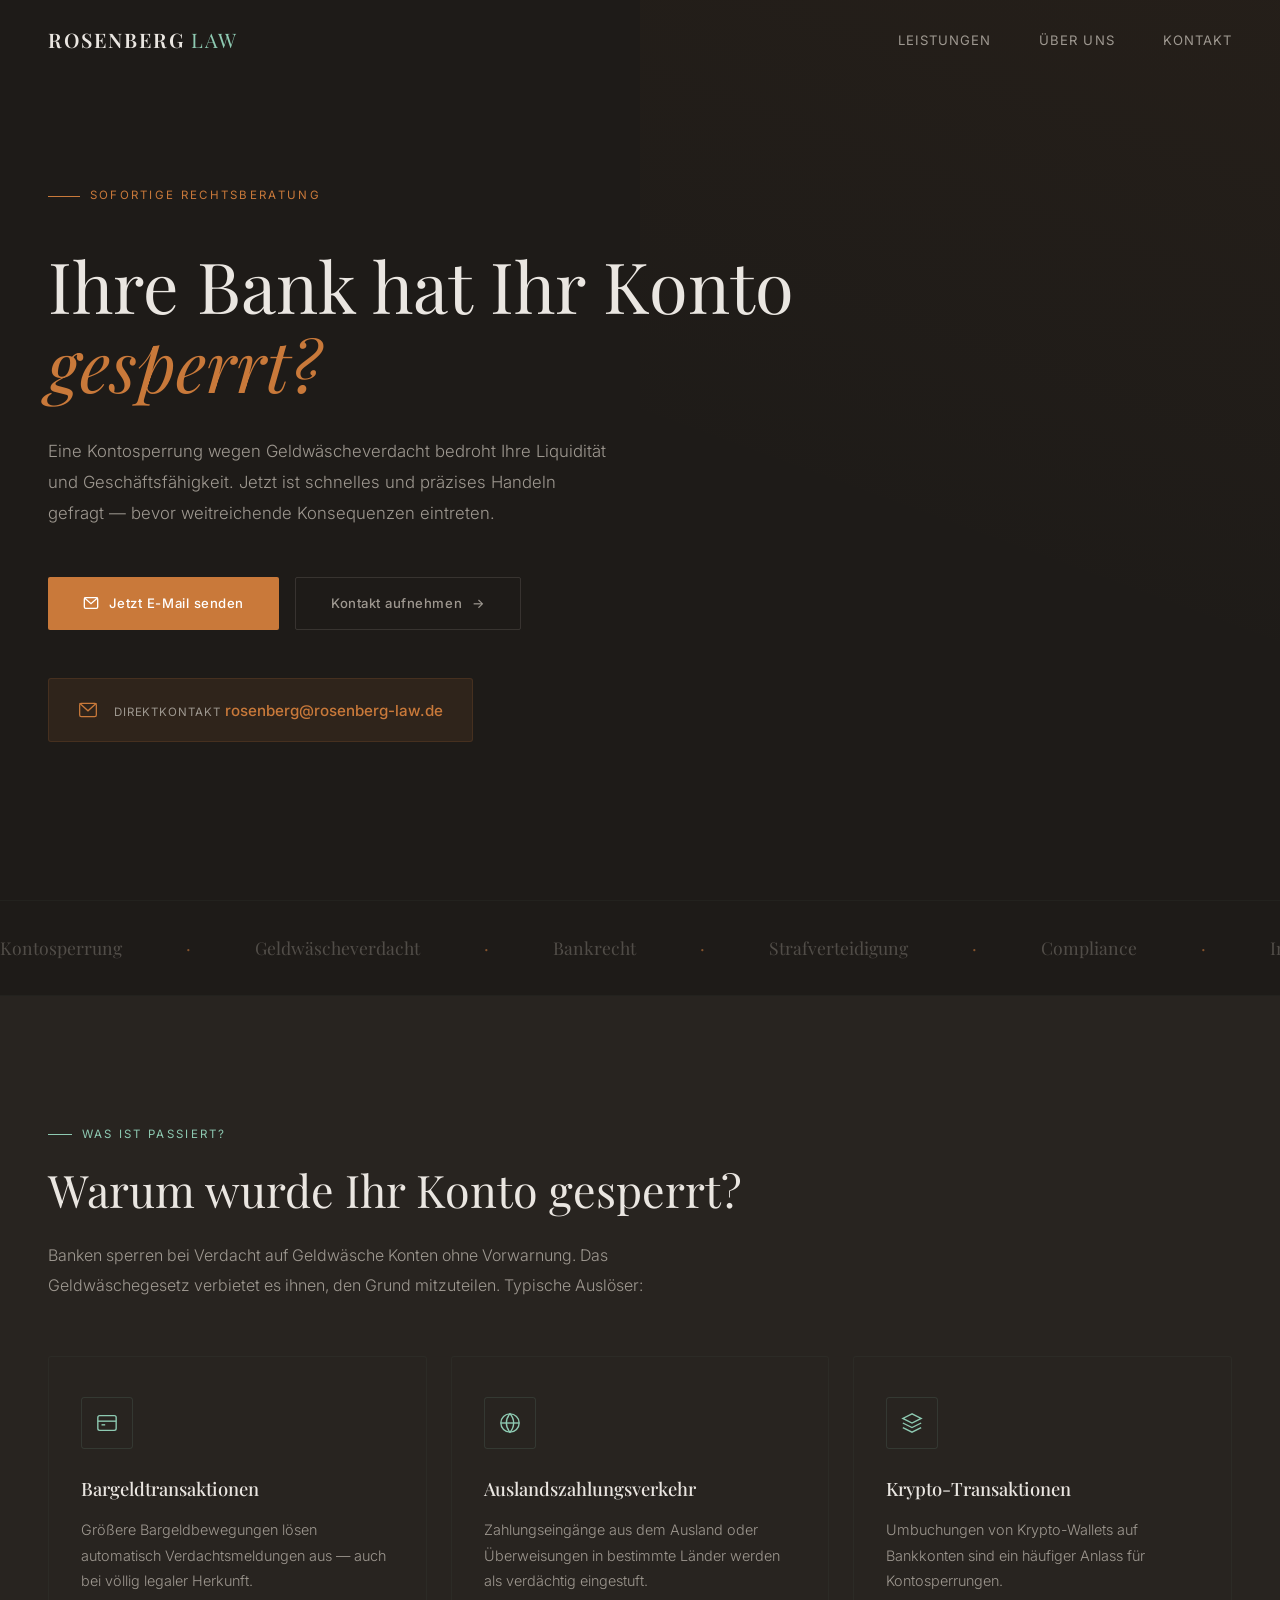
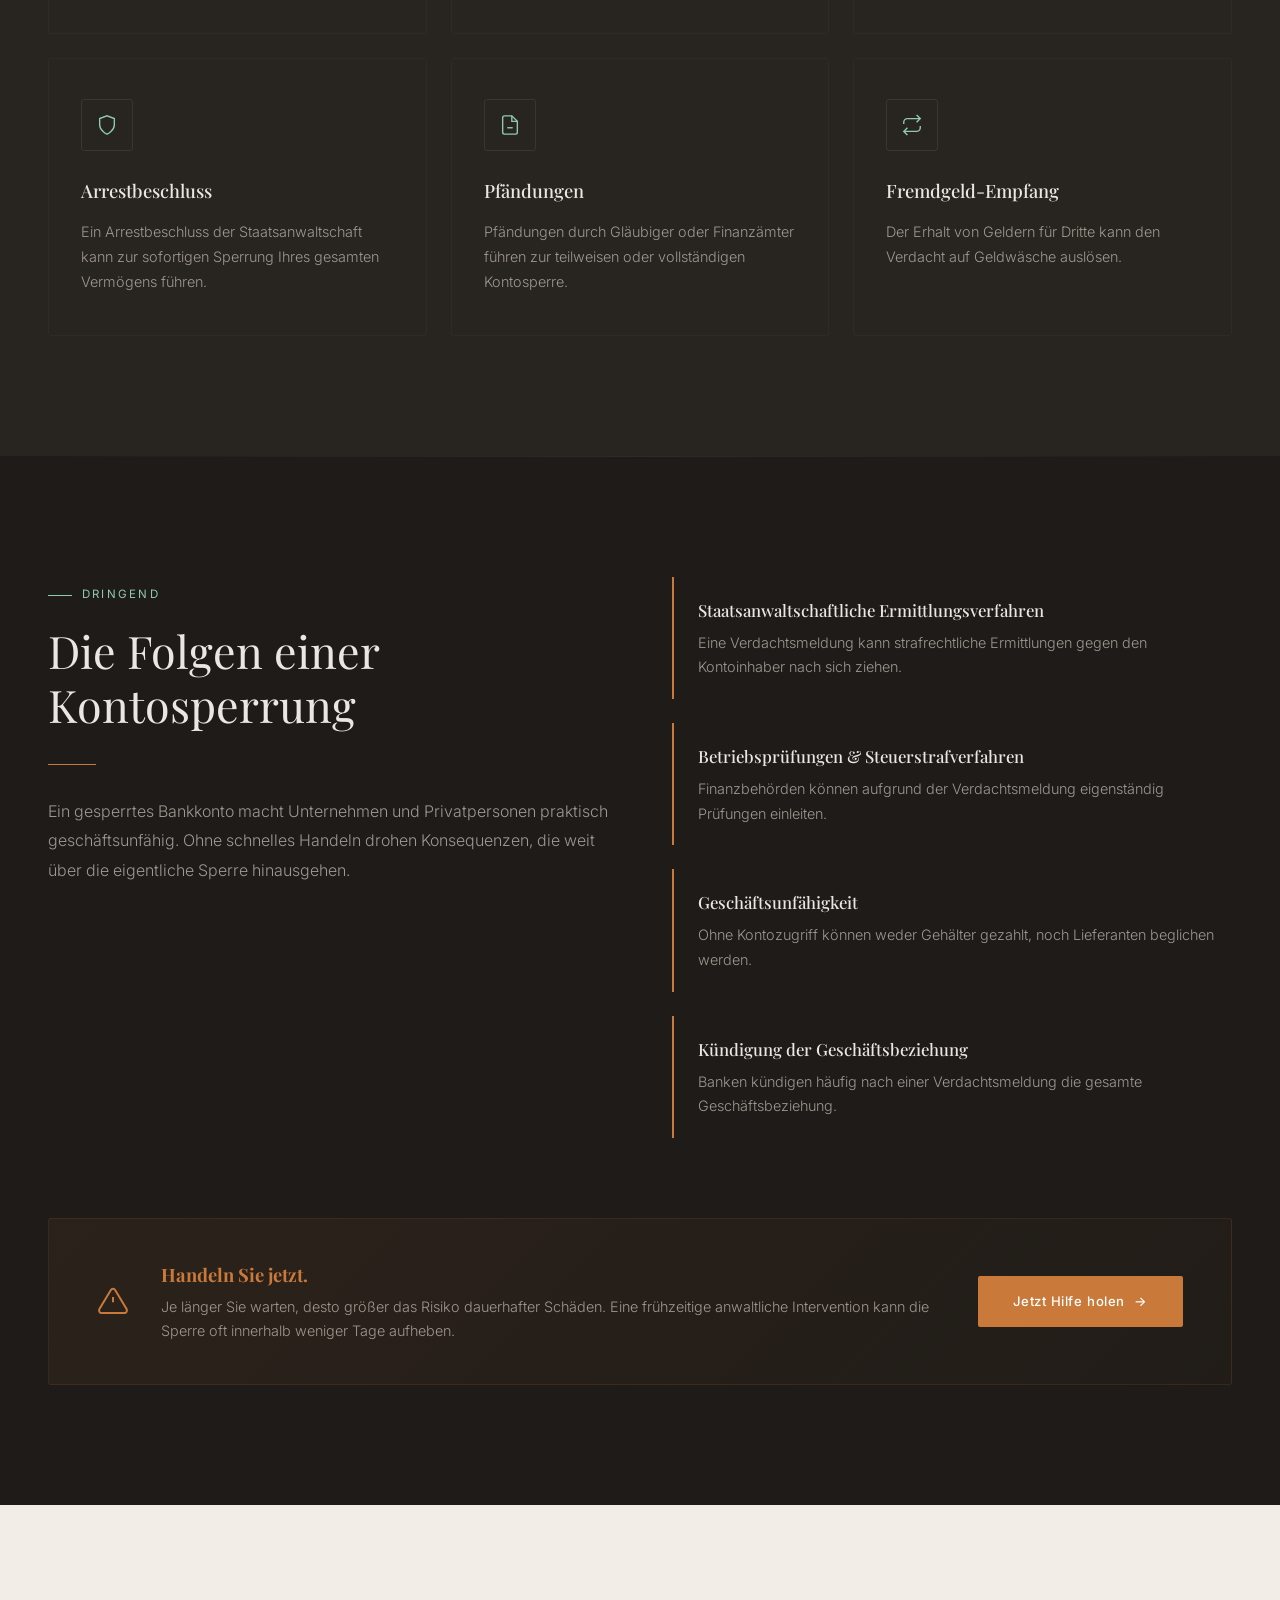
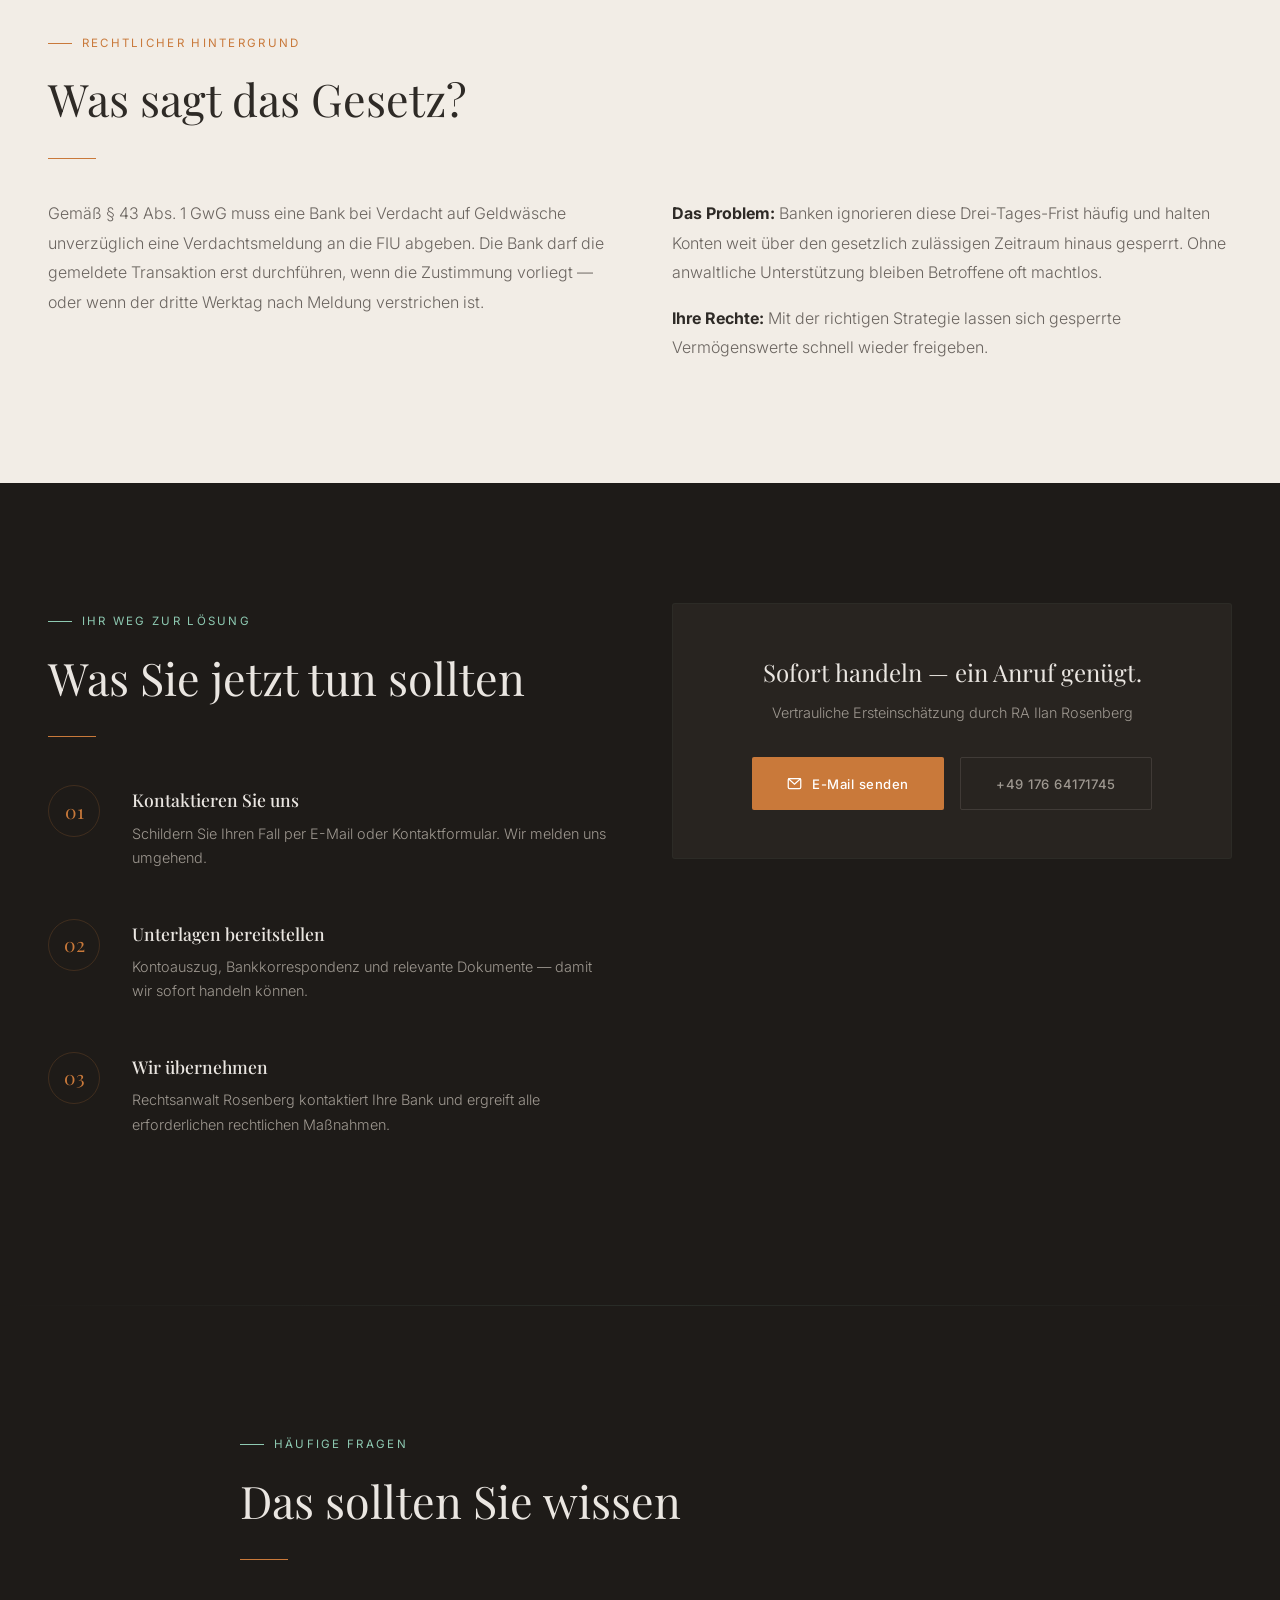
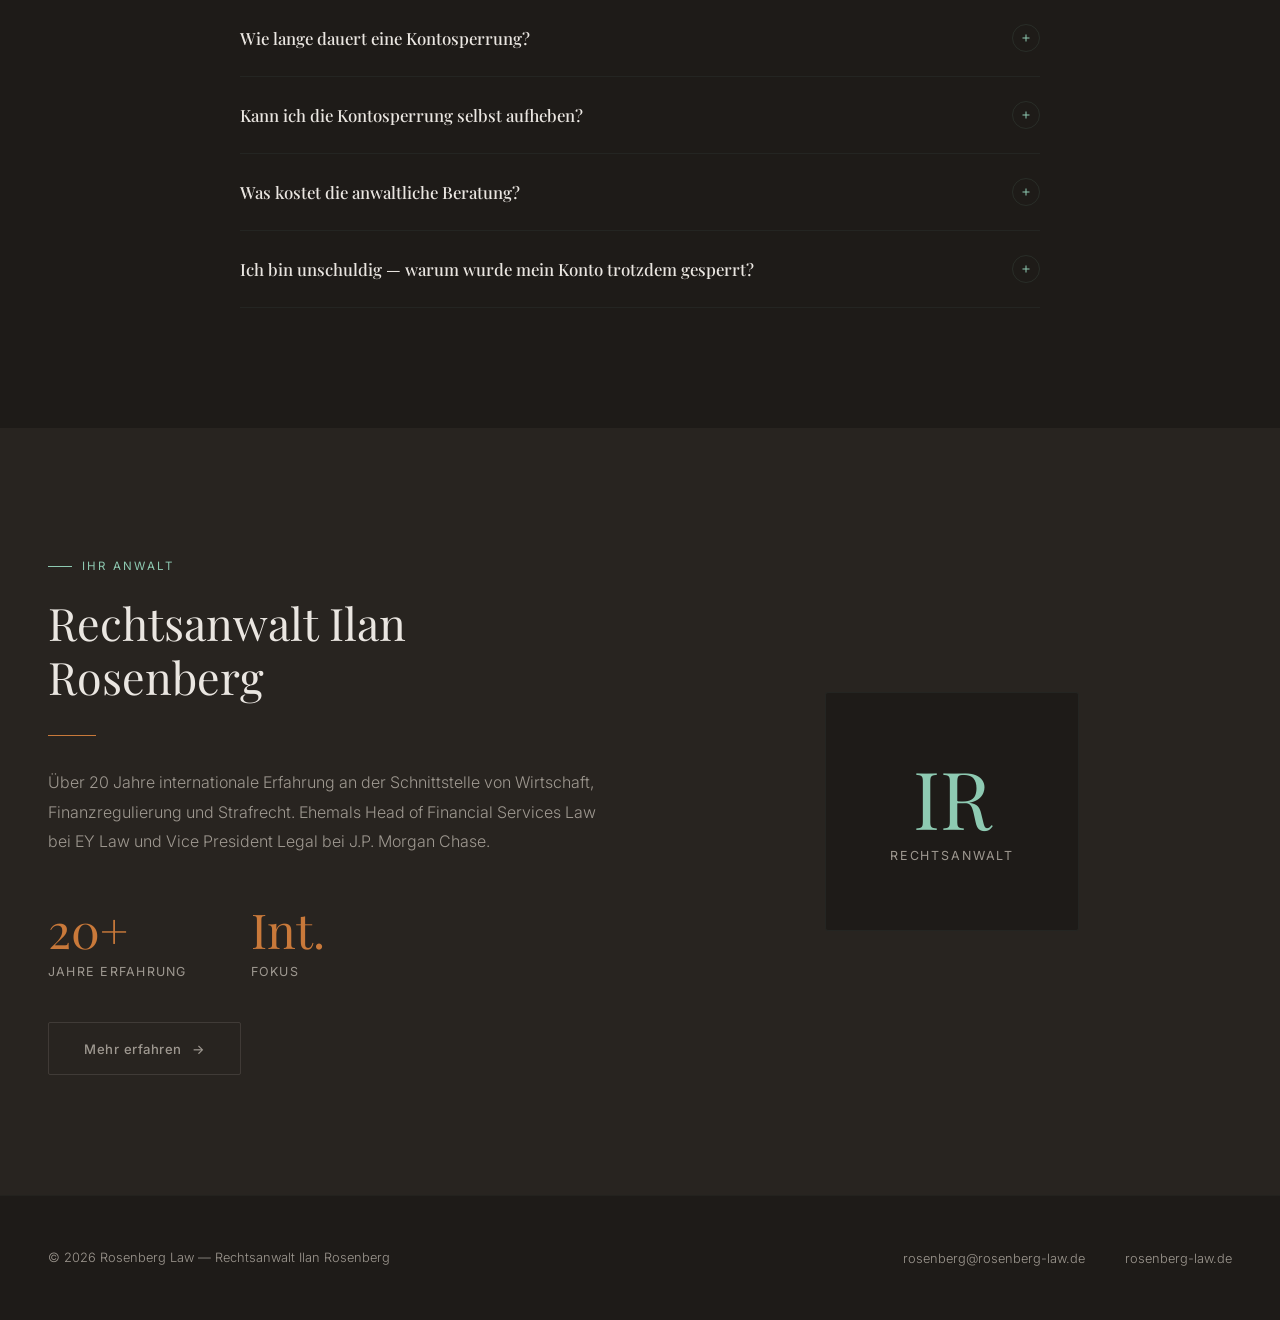
<file: index.html>
<!DOCTYPE html>
<html lang="de">
<head>
  <meta charset="UTF-8">
  <meta name="viewport" content="width=device-width, initial-scale=1.0">
  <meta name="description" content="Ihre Bank hat Ihr Konto gesperrt? Rechtsanwalt Ilan Rosenberg hilft Ihnen schnell und effektiv bei Kontosperrungen wegen Geldwäscheverdacht.">
  <title>Kontosperrung? Soforthilfe vom Rechtsanwalt | Rosenberg Law</title>
  <link rel="stylesheet" href="styles.css?v=2">
</head>
<body>

  <nav class="nav" id="nav">
    <div class="nav-inner">
      <a href="index.html" class="nav-logo">Rosenberg <span>Law</span></a>
      <ul class="nav-links" id="navLinks">
        <li><a href="leistungen.html">Leistungen</a></li>
        <li><a href="ueber-uns.html">Über uns</a></li>
        <li><a href="kontakt.html">Kontakt</a></li>
      </ul>
      <button class="nav-toggle" id="navToggle" aria-label="Menü"><span></span><span></span><span></span></button>
    </div>
  </nav>

  <!-- HERO -->
  <section class="hero">
    <div class="hero-inner">
      <div class="hero-eyebrow reveal"><span class="line"></span> Sofortige Rechtsberatung</div>
      <h1 class="reveal reveal-delay-1">Ihre Bank hat Ihr Konto <em>gesperrt?</em></h1>
      <p class="hero-sub reveal reveal-delay-2">Eine Kontosperrung wegen Geldwäscheverdacht bedroht Ihre Liquidität und Geschäftsfähigkeit. Jetzt ist schnelles und präzises Handeln gefragt — bevor weitreichende Konsequenzen eintreten.</p>
      <div class="btn-group reveal reveal-delay-3">
        <a href="mailto:rosenberg@rosenberg-law.de?subject=Kontosperrung%20–%20Soforthilfe" class="btn btn-primary">
          <svg width="16" height="16" viewBox="0 0 24 24" fill="none" stroke="currentColor" stroke-width="2"><rect x="2" y="4" width="20" height="16" rx="2"/><path d="M22 4L12 13 2 4"/></svg>
          Jetzt E-Mail senden
        </a>
        <a href="kontakt.html" class="btn btn-outline">Kontakt aufnehmen <span class="arrow">→</span></a>
      </div>
      <div class="reveal reveal-delay-4" style="margin-top: 3rem;">
        <a href="mailto:rosenberg@rosenberg-law.de" class="email-cta">
          <svg width="20" height="20" viewBox="0 0 24 24" fill="none" stroke="currentColor" stroke-width="1.5"><rect x="2" y="4" width="20" height="16" rx="2"/><path d="M22 4L12 13 2 4"/></svg>
          <span>
            <span class="label">Direktkontakt</span>
            <span class="address">rosenberg@rosenberg-law.de</span>
          </span>
        </a>
      </div>
    </div>
  </section>

  <!-- MARQUEE -->
  <div class="marquee-wrap">
    <div class="marquee">
      <span>Kontosperrung</span><span class="dot">·</span>
      <span>Geldwäscheverdacht</span><span class="dot">·</span>
      <span>Bankrecht</span><span class="dot">·</span>
      <span>Strafverteidigung</span><span class="dot">·</span>
      <span>Compliance</span><span class="dot">·</span>
      <span>Internationale Prozessführung</span><span class="dot">·</span>
      <span>Kontosperrung</span><span class="dot">·</span>
      <span>Geldwäscheverdacht</span><span class="dot">·</span>
      <span>Bankrecht</span><span class="dot">·</span>
      <span>Strafverteidigung</span><span class="dot">·</span>
      <span>Compliance</span><span class="dot">·</span>
      <span>Internationale Prozessführung</span><span class="dot">·</span>
    </div>
  </div>

  <!-- WHY BLOCKED -->
  <section class="section section-surface">
    <div class="container">
      <div class="section-eyebrow reveal"><span class="line"></span> Was ist passiert?</div>
      <h2 class="section-title reveal">Warum wurde Ihr Konto gesperrt?</h2>
      <p class="section-text reveal" style="margin-bottom: 3.5rem;">Banken sperren bei Verdacht auf Geldwäsche Konten ohne Vorwarnung. Das Geldwäschegesetz verbietet es ihnen, den Grund mitzuteilen. Typische Auslöser:</p>
      <div class="grid-3">
        <div class="card reveal">
          <div class="icon-wrap">
            <svg width="22" height="22" viewBox="0 0 24 24" fill="none" stroke="currentColor" stroke-width="1.5"><rect x="2" y="4" width="20" height="16" rx="2"/><line x1="2" y1="10" x2="22" y2="10"/><line x1="6" y1="14" x2="10" y2="14"/></svg>
          </div>
          <h3>Bargeldtransaktionen</h3>
          <p>Größere Bargeldbewegungen lösen automatisch Verdachtsmeldungen aus — auch bei völlig legaler Herkunft.</p>
        </div>
        <div class="card reveal reveal-delay-1">
          <div class="icon-wrap">
            <svg width="22" height="22" viewBox="0 0 24 24" fill="none" stroke="currentColor" stroke-width="1.5"><circle cx="12" cy="12" r="10"/><line x1="2" y1="12" x2="22" y2="12"/><path d="M12 2a15.3 15.3 0 0 1 4 10 15.3 15.3 0 0 1-4 10 15.3 15.3 0 0 1-4-10 15.3 15.3 0 0 1 4-10z"/></svg>
          </div>
          <h3>Auslandszahlungsverkehr</h3>
          <p>Zahlungseingänge aus dem Ausland oder Überweisungen in bestimmte Länder werden als verdächtig eingestuft.</p>
        </div>
        <div class="card reveal reveal-delay-2">
          <div class="icon-wrap">
            <svg width="22" height="22" viewBox="0 0 24 24" fill="none" stroke="currentColor" stroke-width="1.5"><path d="M12 2L2 7l10 5 10-5-10-5z"/><path d="M2 17l10 5 10-5"/><path d="M2 12l10 5 10-5"/></svg>
          </div>
          <h3>Krypto-Transaktionen</h3>
          <p>Umbuchungen von Krypto-Wallets auf Bankkonten sind ein häufiger Anlass für Kontosperrungen.</p>
        </div>
        <div class="card reveal">
          <div class="icon-wrap">
            <svg width="22" height="22" viewBox="0 0 24 24" fill="none" stroke="currentColor" stroke-width="1.5"><path d="M12 22s8-4 8-10V5l-8-3-8 3v7c0 6 8 10 8 10z"/></svg>
          </div>
          <h3>Arrestbeschluss</h3>
          <p>Ein Arrestbeschluss der Staatsanwaltschaft kann zur sofortigen Sperrung Ihres gesamten Vermögens führen.</p>
        </div>
        <div class="card reveal reveal-delay-1">
          <div class="icon-wrap">
            <svg width="22" height="22" viewBox="0 0 24 24" fill="none" stroke="currentColor" stroke-width="1.5"><path d="M14 2H6a2 2 0 0 0-2 2v16a2 2 0 0 0 2 2h12a2 2 0 0 0 2-2V8z"/><polyline points="14 2 14 8 20 8"/><line x1="9" y1="15" x2="15" y2="15"/></svg>
          </div>
          <h3>Pfändungen</h3>
          <p>Pfändungen durch Gläubiger oder Finanzämter führen zur teilweisen oder vollständigen Kontosperre.</p>
        </div>
        <div class="card reveal reveal-delay-2">
          <div class="icon-wrap">
            <svg width="22" height="22" viewBox="0 0 24 24" fill="none" stroke="currentColor" stroke-width="1.5"><polyline points="17 1 21 5 17 9"/><path d="M3 11V9a4 4 0 0 1 4-4h14"/><polyline points="7 23 3 19 7 15"/><path d="M21 13v2a4 4 0 0 1-4 4H3"/></svg>
          </div>
          <h3>Fremdgeld-Empfang</h3>
          <p>Der Erhalt von Geldern für Dritte kann den Verdacht auf Geldwäsche auslösen.</p>
        </div>
      </div>
    </div>
  </section>

  <hr class="section-sep">

  <!-- CONSEQUENCES -->
  <section class="section section-dark">
    <div class="container">
      <div class="grid-2">
        <div>
          <div class="section-eyebrow reveal"><span class="line"></span> Dringend</div>
          <h2 class="section-title reveal">Die Folgen einer Kontosperrung</h2>
          <div class="divider reveal"></div>
          <p class="section-text reveal">Ein gesperrtes Bankkonto macht Unternehmen und Privatpersonen praktisch geschäftsunfähig. Ohne schnelles Handeln drohen Konsequenzen, die weit über die eigentliche Sperre hinausgehen.</p>
        </div>
        <div>
          <div class="info-block reveal">
            <h3>Staatsanwaltschaftliche Ermittlungsverfahren</h3>
            <p>Eine Verdachtsmeldung kann strafrechtliche Ermittlungen gegen den Kontoinhaber nach sich ziehen.</p>
          </div>
          <div class="info-block reveal reveal-delay-1">
            <h3>Betriebsprüfungen &amp; Steuerstrafverfahren</h3>
            <p>Finanzbehörden können aufgrund der Verdachtsmeldung eigenständig Prüfungen einleiten.</p>
          </div>
          <div class="info-block reveal reveal-delay-2">
            <h3>Geschäftsunfähigkeit</h3>
            <p>Ohne Kontozugriff können weder Gehälter gezahlt, noch Lieferanten beglichen werden.</p>
          </div>
          <div class="info-block reveal reveal-delay-3">
            <h3>Kündigung der Geschäftsbeziehung</h3>
            <p>Banken kündigen häufig nach einer Verdachtsmeldung die gesamte Geschäftsbeziehung.</p>
          </div>
        </div>
      </div>
      <div class="urgency-banner reveal" style="margin-top: 3.5rem;">
        <svg width="32" height="32" viewBox="0 0 24 24" fill="none" stroke="currentColor" stroke-width="1.5"><path d="M10.29 3.86L1.82 18a2 2 0 0 0 1.71 3h16.94a2 2 0 0 0 1.71-3L13.71 3.86a2 2 0 0 0-3.42 0z"/><line x1="12" y1="9" x2="12" y2="13"/><line x1="12" y1="17" x2="12.01" y2="17"/></svg>
        <div style="flex: 1;">
          <h3>Handeln Sie jetzt.</h3>
          <p>Je länger Sie warten, desto größer das Risiko dauerhafter Schäden. Eine frühzeitige anwaltliche Intervention kann die Sperre oft innerhalb weniger Tage aufheben.</p>
        </div>
        <a href="mailto:rosenberg@rosenberg-law.de?subject=Kontosperrung%20–%20Soforthilfe" class="btn btn-primary" style="white-space: nowrap;">Jetzt Hilfe holen <span class="arrow">→</span></a>
      </div>
    </div>
  </section>

  <!-- LEGAL BACKGROUND -->
  <section class="section section-cream">
    <div class="container">
      <div class="section-eyebrow reveal"><span class="line"></span> Rechtlicher Hintergrund</div>
      <h2 class="section-title reveal">Was sagt das Gesetz?</h2>
      <div class="divider reveal"></div>
      <div class="grid-2 reveal" style="margin-top: 2.5rem;">
        <div>
          <p class="section-text">Gemäß § 43 Abs. 1 GwG muss eine Bank bei Verdacht auf Geldwäsche unverzüglich eine Verdachtsmeldung an die FIU abgeben. Die Bank darf die gemeldete Transaktion erst durchführen, wenn die Zustimmung vorliegt — oder wenn der dritte Werktag nach Meldung verstrichen ist.</p>
        </div>
        <div>
          <p class="section-text"><strong style="color: var(--text-dark);">Das Problem:</strong> Banken ignorieren diese Drei-Tages-Frist häufig und halten Konten weit über den gesetzlich zulässigen Zeitraum hinaus gesperrt. Ohne anwaltliche Unterstützung bleiben Betroffene oft machtlos.</p>
          <p class="section-text" style="margin-top: 1rem;"><strong style="color: var(--text-dark);">Ihre Rechte:</strong> Mit der richtigen Strategie lassen sich gesperrte Vermögenswerte schnell wieder freigeben.</p>
        </div>
      </div>
    </div>
  </section>

  <!-- STEPS -->
  <section class="section section-dark">
    <div class="container">
      <div class="grid-2">
        <div>
          <div class="section-eyebrow reveal"><span class="line"></span> Ihr Weg zur Lösung</div>
          <h2 class="section-title reveal">Was Sie jetzt tun sollten</h2>
          <div class="divider reveal"></div>
          <div style="margin-top: 3rem;">
            <div class="step reveal">
              <div class="step-number">01</div>
              <div class="step-content">
                <h3>Kontaktieren Sie uns</h3>
                <p>Schildern Sie Ihren Fall per E-Mail oder Kontaktformular. Wir melden uns umgehend.</p>
              </div>
            </div>
            <div class="step reveal reveal-delay-1">
              <div class="step-number">02</div>
              <div class="step-content">
                <h3>Unterlagen bereitstellen</h3>
                <p>Kontoauszug, Bankkorrespondenz und relevante Dokumente — damit wir sofort handeln können.</p>
              </div>
            </div>
            <div class="step reveal reveal-delay-2">
              <div class="step-number">03</div>
              <div class="step-content">
                <h3>Wir übernehmen</h3>
                <p>Rechtsanwalt Rosenberg kontaktiert Ihre Bank und ergreift alle erforderlichen rechtlichen Maßnahmen.</p>
              </div>
            </div>
          </div>
        </div>
        <div class="reveal" style="display: flex; align-items: center;">
          <div style="width: 100%; padding: 3rem; background: var(--dark-surface); border: 1px solid rgba(142,202,178,0.04); border-radius: 3px; text-align: center;">
            <p style="font-family: var(--serif); font-size: 1.5rem; margin-bottom: 0.5rem; font-weight: 400;">Sofort handeln — ein Anruf genügt.</p>
            <p style="color: var(--text-secondary); margin-bottom: 2rem; font-size: 0.9rem; font-weight: 300;">Vertrauliche Ersteinschätzung durch RA Ilan Rosenberg</p>
            <div class="btn-group" style="justify-content: center;">
              <a href="mailto:rosenberg@rosenberg-law.de?subject=Kontosperrung" class="btn btn-primary">
                <svg width="15" height="15" viewBox="0 0 24 24" fill="none" stroke="currentColor" stroke-width="2"><rect x="2" y="4" width="20" height="16" rx="2"/><path d="M22 4L12 13 2 4"/></svg>
                E-Mail senden
              </a>
              <a href="tel:+4917664171745" class="btn btn-outline">+49 176 64171745</a>
            </div>
          </div>
        </div>
      </div>
    </div>
  </section>

  <hr class="section-sep">

  <!-- FAQ -->
  <section class="section section-dark">
    <div class="container" style="max-width: 800px;">
      <div class="section-eyebrow reveal"><span class="line"></span> Häufige Fragen</div>
      <h2 class="section-title reveal">Das sollten Sie wissen</h2>
      <div class="divider reveal"></div>
      <div style="margin-top: 2.5rem;">
        <div class="faq-item reveal">
          <button class="faq-question" onclick="this.parentElement.classList.toggle('open')">
            Wie lange dauert eine Kontosperrung?
            <span class="toggle"><svg viewBox="0 0 24 24" fill="none" stroke="currentColor" stroke-width="2"><line x1="12" y1="5" x2="12" y2="19"/><line x1="5" y1="12" x2="19" y2="12"/></svg></span>
          </button>
          <div class="faq-answer"><p>Gesetzlich sind Banken verpflichtet, nach drei Werktagen ohne Untersagung durch die FIU die Transaktion freizugeben. In der Praxis halten sich viele Banken nicht an diese Frist. Mit anwaltlicher Intervention erreichen wir oft innerhalb weniger Tage eine Freigabe.</p></div>
        </div>
        <div class="faq-item reveal reveal-delay-1">
          <button class="faq-question" onclick="this.parentElement.classList.toggle('open')">
            Kann ich die Kontosperrung selbst aufheben?
            <span class="toggle"><svg viewBox="0 0 24 24" fill="none" stroke="currentColor" stroke-width="2"><line x1="12" y1="5" x2="12" y2="19"/><line x1="5" y1="12" x2="19" y2="12"/></svg></span>
          </button>
          <div class="faq-answer"><p>In der Theorie ja, in der Praxis ist es ohne anwaltliche Unterstützung nahezu unmöglich. Banken sind gesetzlich verpflichtet, Ihnen keine Details zum Verdacht mitzuteilen (Tipping-Off-Verbot). Ein Anwalt kann mit der Bank und der FIU kommunizieren und die richtigen rechtlichen Schritte einleiten.</p></div>
        </div>
        <div class="faq-item reveal reveal-delay-2">
          <button class="faq-question" onclick="this.parentElement.classList.toggle('open')">
            Was kostet die anwaltliche Beratung?
            <span class="toggle"><svg viewBox="0 0 24 24" fill="none" stroke="currentColor" stroke-width="2"><line x1="12" y1="5" x2="12" y2="19"/><line x1="5" y1="12" x2="19" y2="12"/></svg></span>
          </button>
          <div class="faq-answer"><p>Die Kosten richten sich nach dem Umfang des Falls. Kontaktieren Sie uns für eine unverbindliche Ersteinschätzung — wir besprechen transparent alle Kosten, bevor wir tätig werden.</p></div>
        </div>
        <div class="faq-item reveal reveal-delay-3">
          <button class="faq-question" onclick="this.parentElement.classList.toggle('open')">
            Ich bin unschuldig — warum wurde mein Konto trotzdem gesperrt?
            <span class="toggle"><svg viewBox="0 0 24 24" fill="none" stroke="currentColor" stroke-width="2"><line x1="12" y1="5" x2="12" y2="19"/><line x1="5" y1="12" x2="19" y2="12"/></svg></span>
          </button>
          <div class="faq-answer"><p>Banken sperren nicht aufgrund bewiesener Schuld, sondern bereits bei einem Verdacht. Bestimmte Transaktionsmuster lösen automatische Warnungen aus. Unschuld schützt nicht vor einer Sperrung — aber sie stärkt Ihre Position bei der Aufhebung erheblich.</p></div>
        </div>
      </div>
    </div>
  </section>

  <!-- LAWYER TEASER -->
  <section class="section section-surface">
    <div class="container">
      <div class="grid-2 reveal" style="align-items: center;">
        <div>
          <div class="section-eyebrow"><span class="line"></span> Ihr Anwalt</div>
          <h2 class="section-title">Rechtsanwalt Ilan Rosenberg</h2>
          <div class="divider"></div>
          <p class="section-text">Über 20 Jahre internationale Erfahrung an der Schnittstelle von Wirtschaft, Finanzregulierung und Strafrecht. Ehemals Head of Financial Services Law bei EY Law und Vice President Legal bei J.P. Morgan Chase.</p>
          <div class="stat-row">
            <div class="stat-item">
              <div class="stat-number" data-target="20">20+</div>
              <div class="stat-label">Jahre Erfahrung</div>
            </div>
            <div class="stat-item">
              <div class="stat-number">Int.</div>
              <div class="stat-label">Fokus</div>
            </div>
          </div>
          <div style="margin-top: 2.5rem;">
            <a href="ueber-uns.html" class="btn btn-outline">Mehr erfahren <span class="arrow">→</span></a>
          </div>
        </div>
        <div style="display: flex; justify-content: center;">
          <div style="padding: 4rem; border: 1px solid rgba(142,202,178,0.06); border-radius: 3px; text-align: center; background: var(--dark);">
            <div style="font-family: var(--serif); font-size: 5rem; color: var(--mint); line-height: 1; margin-bottom: 0.5rem; font-weight: 400;">IR</div>
            <div style="font-size: 0.78rem; letter-spacing: 0.15em; text-transform: uppercase; color: var(--text-secondary);">Rechtsanwalt</div>
          </div>
        </div>
      </div>
    </div>
  </section>

  <!-- FOOTER -->
  <footer class="footer">
    <div class="footer-inner">
      <div class="footer-copy">© 2026 Rosenberg Law — Rechtsanwalt Ilan Rosenberg</div>
      <ul class="footer-links">
        <li><a href="mailto:rosenberg@rosenberg-law.de">rosenberg@rosenberg-law.de</a></li>
        <li><a href="https://rosenberg-law.de" target="_blank" rel="noopener">rosenberg-law.de</a></li>
      </ul>
    </div>
  </footer>

  <!-- FLOATING CTA -->
  <div class="floating-cta" id="floatingCta">
    <a href="mailto:rosenberg@rosenberg-law.de?subject=Kontosperrung%20–%20Soforthilfe">
      <svg width="16" height="16" viewBox="0 0 24 24" fill="none" stroke="currentColor" stroke-width="2"><rect x="2" y="4" width="20" height="16" rx="2"/><path d="M22 4L12 13 2 4"/></svg>
      Soforthilfe
    </a>
  </div>

  <script>
    // Nav scroll effect
    const nav = document.getElementById('nav');
    window.addEventListener('scroll', () => {
      nav.classList.toggle('scrolled', window.scrollY > 60);
      document.getElementById('floatingCta').classList.toggle('visible', window.scrollY > 600);
    });

    // Mobile toggle
    document.getElementById('navToggle').addEventListener('click', () => {
      document.getElementById('navLinks').classList.toggle('open');
    });

    // Scroll reveal
    const observer = new IntersectionObserver((entries) => {
      entries.forEach(entry => {
        if (entry.isIntersecting) {
          entry.target.classList.add('visible');
        }
      });
    }, { threshold: 0.1, rootMargin: '0px 0px -40px 0px' });

    document.querySelectorAll('.reveal').forEach(el => observer.observe(el));
  </script>
</body>
</html>
</file>
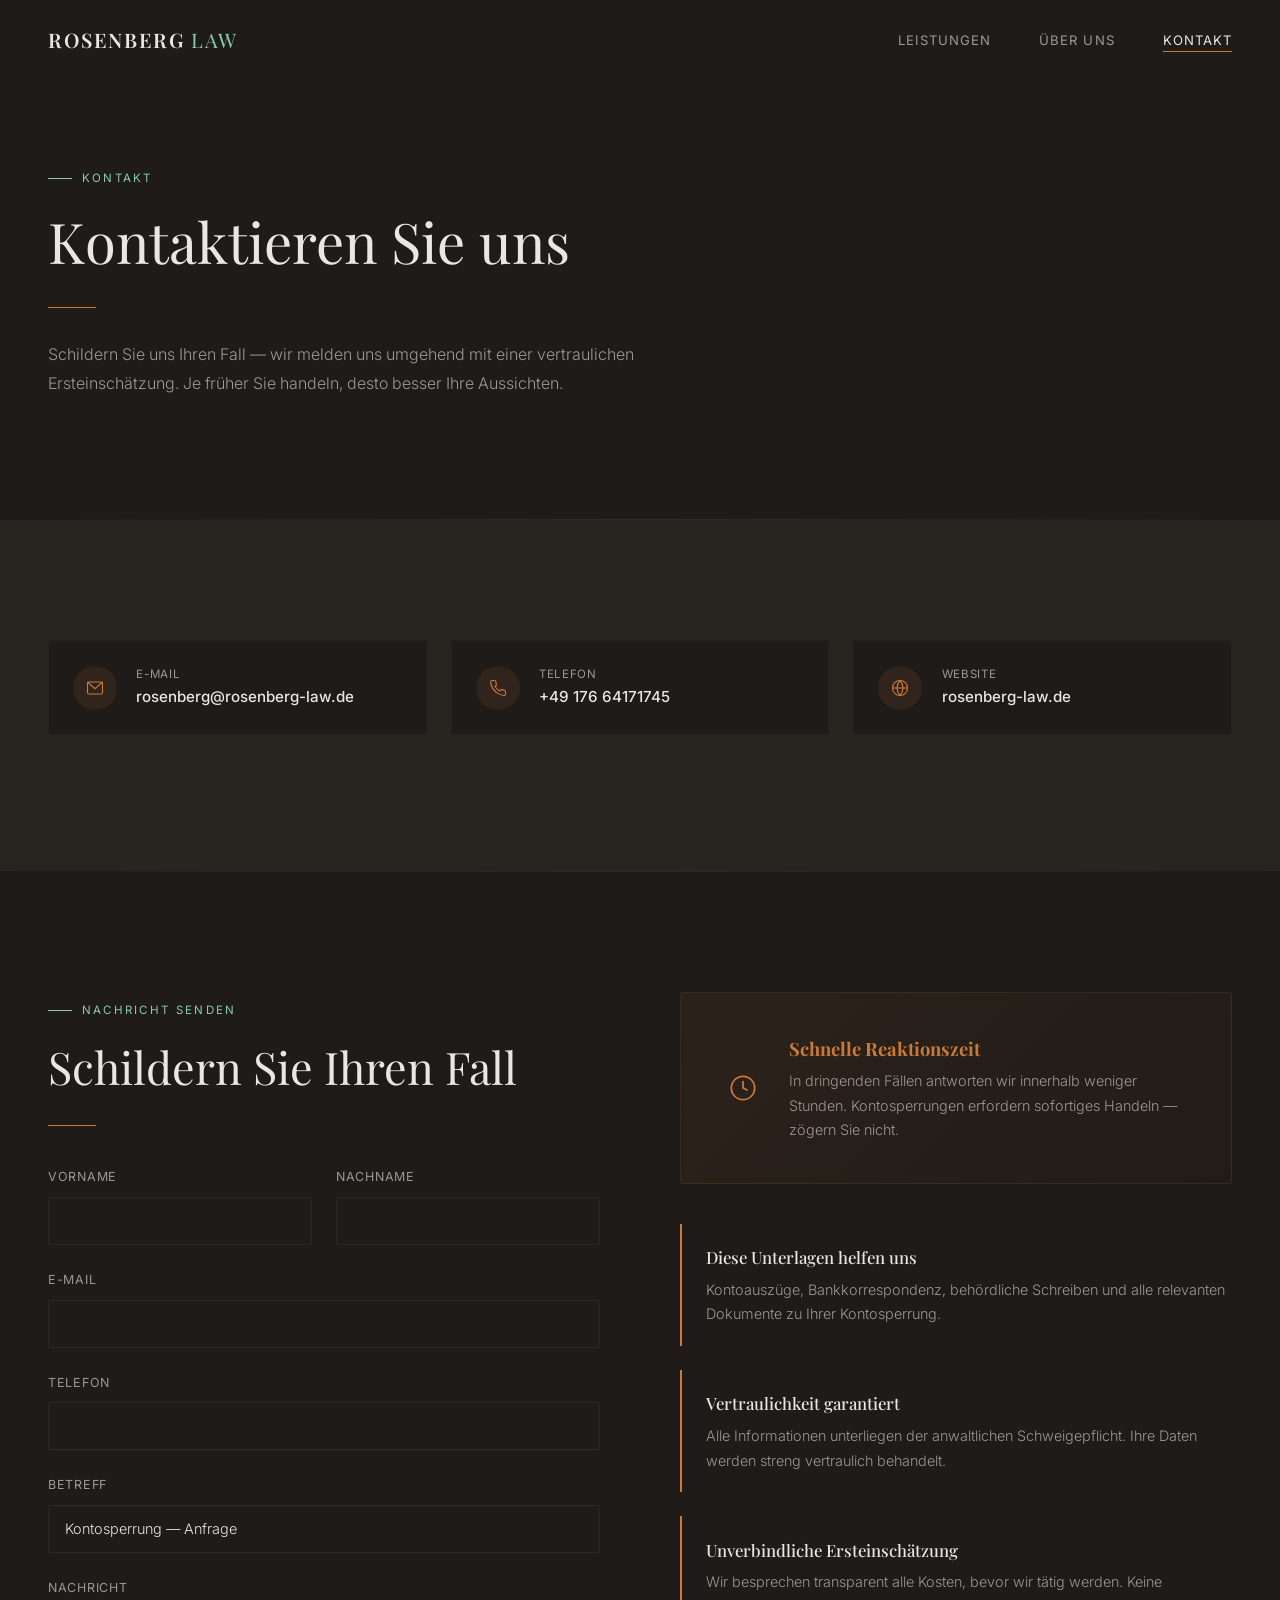
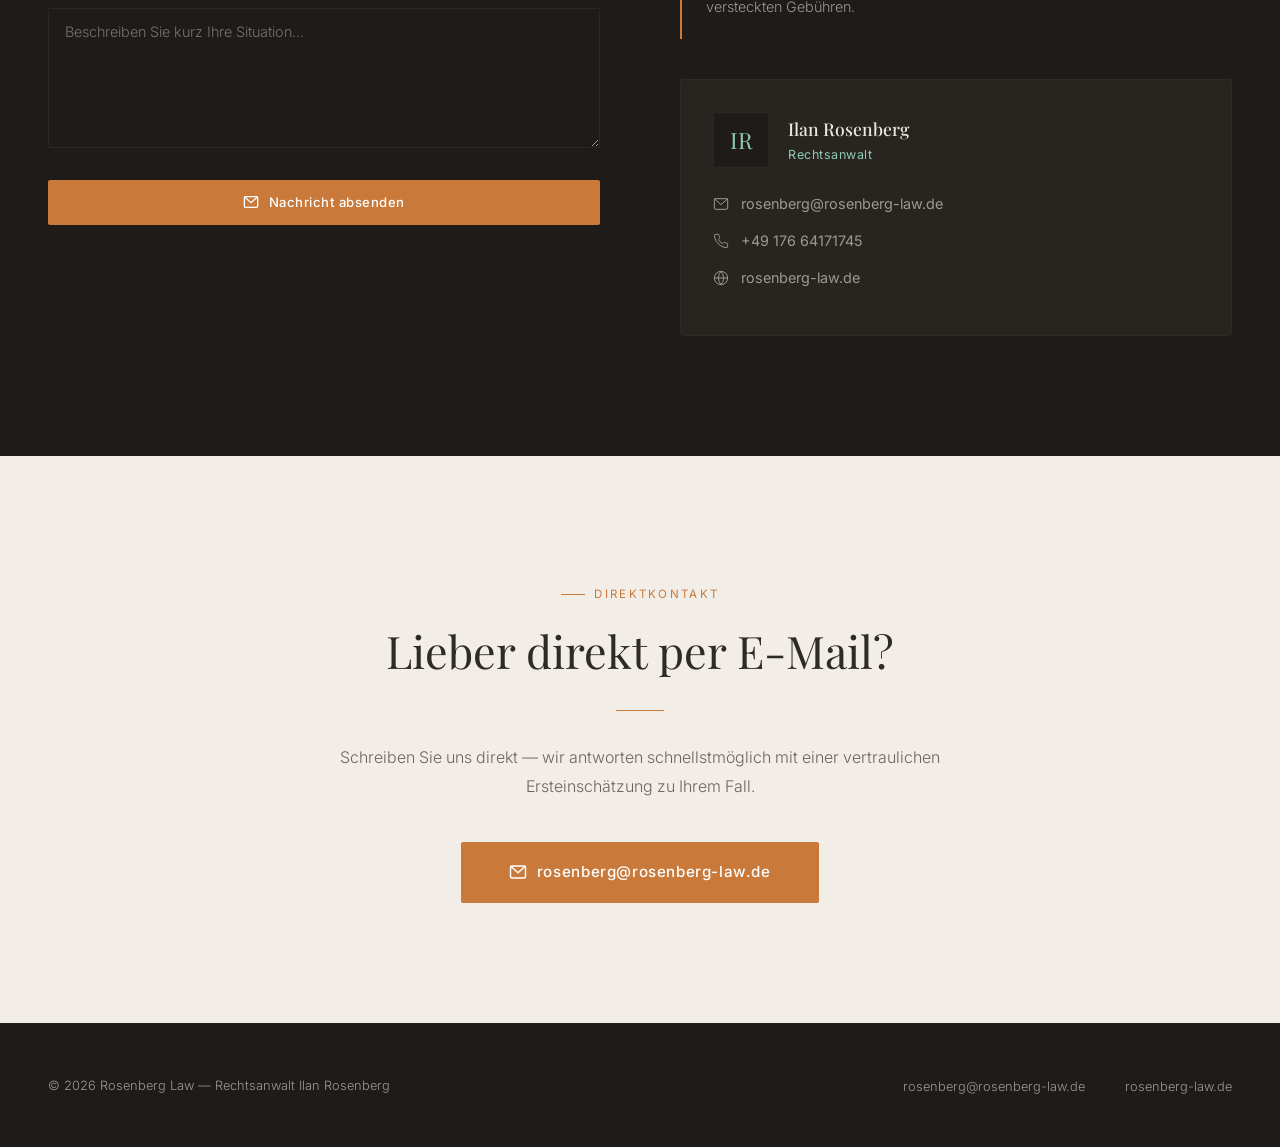
<file: kontakt.html>
<!DOCTYPE html>
<html lang="de">
<head>
  <meta charset="UTF-8">
  <meta name="viewport" content="width=device-width, initial-scale=1.0">
  <meta name="description" content="Kontaktieren Sie Rechtsanwalt Ilan Rosenberg bei Kontosperrung wegen Geldw&auml;scheverdacht. Schnelle und vertrauliche Ersteinsch&auml;tzung.">
  <title>Kontakt | Rosenberg Law &mdash; Rechtsanwalt f&uuml;r Kontosperrungen</title>
  <link rel="stylesheet" href="styles.css?v=2">
</head>
<body>

  <nav class="nav" id="nav">
    <div class="nav-inner">
      <a href="index.html" class="nav-logo">Rosenberg <span>Law</span></a>
      <ul class="nav-links" id="navLinks">
        <li><a href="leistungen.html">Leistungen</a></li>
        <li><a href="ueber-uns.html">&Uuml;ber uns</a></li>
        <li><a href="kontakt.html" class="active">Kontakt</a></li>
      </ul>
      <button class="nav-toggle" id="navToggle" aria-label="Men&uuml;"><span></span><span></span><span></span></button>
    </div>
  </nav>

  <!-- PAGE HERO -->
  <section class="section section-dark" style="padding-top: 160px;">
    <div class="container">
      <div class="section-eyebrow reveal"><span class="line"></span> Kontakt</div>
      <h1 class="section-title reveal" style="font-size: clamp(2.4rem, 4.5vw, 3.5rem);">Kontaktieren Sie uns</h1>
      <div class="divider reveal"></div>
      <p class="section-text reveal">Schildern Sie uns Ihren Fall — wir melden uns umgehend mit einer vertraulichen Ersteinsch&auml;tzung. Je fr&uuml;her Sie handeln, desto besser Ihre Aussichten.</p>
    </div>
  </section>

  <hr class="section-sep">

  <!-- CONTACT METHOD CARDS -->
  <section class="section section-surface">
    <div class="container">
      <div class="grid-3">
        <a href="mailto:rosenberg@rosenberg-law.de" class="contact-card reveal" style="text-decoration: none; color: inherit;">
          <div class="icon-circle">
            <svg viewBox="0 0 24 24" fill="none" stroke="currentColor" stroke-width="1.5"><rect x="2" y="4" width="20" height="16" rx="2"/><path d="M22 4L12 13 2 4"/></svg>
          </div>
          <div>
            <div class="label">E-Mail</div>
            <div class="value">rosenberg@rosenberg-law.de</div>
          </div>
        </a>
        <a href="tel:+4917664171745" class="contact-card reveal reveal-delay-1" style="text-decoration: none; color: inherit;">
          <div class="icon-circle">
            <svg viewBox="0 0 24 24" fill="none" stroke="currentColor" stroke-width="1.5"><path d="M22 16.92v3a2 2 0 0 1-2.18 2 19.79 19.79 0 0 1-8.63-3.07 19.5 19.5 0 0 1-6-6 19.79 19.79 0 0 1-3.07-8.67A2 2 0 0 1 4.11 2h3a2 2 0 0 1 2 1.72 12.84 12.84 0 0 0 .7 2.81 2 2 0 0 1-.45 2.11L8.09 9.91a16 16 0 0 0 6 6l1.27-1.27a2 2 0 0 1 2.11-.45 12.84 12.84 0 0 0 2.81.7A2 2 0 0 1 22 16.92z"/></svg>
          </div>
          <div>
            <div class="label">Telefon</div>
            <div class="value">+49 176 64171745</div>
          </div>
        </a>
        <a href="https://rosenberg-law.de" target="_blank" rel="noopener" class="contact-card reveal reveal-delay-2" style="text-decoration: none; color: inherit;">
          <div class="icon-circle">
            <svg viewBox="0 0 24 24" fill="none" stroke="currentColor" stroke-width="1.5"><circle cx="12" cy="12" r="10"/><line x1="2" y1="12" x2="22" y2="12"/><path d="M12 2a15.3 15.3 0 0 1 4 10 15.3 15.3 0 0 1-4 10 15.3 15.3 0 0 1-4-10 15.3 15.3 0 0 1 4-10z"/></svg>
          </div>
          <div>
            <div class="label">Website</div>
            <div class="value">rosenberg-law.de</div>
          </div>
        </a>
      </div>
    </div>
  </section>

  <hr class="section-sep">

  <!-- CONTACT FORM + SIDEBAR -->
  <section class="section section-dark">
    <div class="container">
      <div class="contact-grid">
        <!-- FORM -->
        <div>
          <div class="section-eyebrow reveal"><span class="line"></span> Nachricht senden</div>
          <h2 class="section-title reveal">Schildern Sie Ihren Fall</h2>
          <div class="divider reveal"></div>
          <form action="mailto:rosenberg@rosenberg-law.de" method="post" enctype="text/plain" style="margin-top: 2.5rem;">
            <div class="grid-2 reveal" style="gap: 1.5rem;">
              <div class="form-group">
                <label for="vorname">Vorname</label>
                <input type="text" id="vorname" name="vorname" required>
              </div>
              <div class="form-group">
                <label for="nachname">Nachname</label>
                <input type="text" id="nachname" name="nachname" required>
              </div>
            </div>
            <div class="form-group reveal">
              <label for="email">E-Mail</label>
              <input type="email" id="email" name="email" required>
            </div>
            <div class="form-group reveal">
              <label for="telefon">Telefon</label>
              <input type="tel" id="telefon" name="telefon">
            </div>
            <div class="form-group reveal">
              <label for="betreff">Betreff</label>
              <input type="text" id="betreff" name="betreff" value="Kontosperrung — Anfrage">
            </div>
            <div class="form-group reveal">
              <label for="nachricht">Nachricht</label>
              <textarea id="nachricht" name="nachricht" placeholder="Beschreiben Sie kurz Ihre Situation..."></textarea>
            </div>
            <div class="reveal">
              <button type="submit" class="btn btn-primary" style="width: 100%; justify-content: center;">
                <svg width="16" height="16" viewBox="0 0 24 24" fill="none" stroke="currentColor" stroke-width="2"><rect x="2" y="4" width="20" height="16" rx="2"/><path d="M22 4L12 13 2 4"/></svg>
                Nachricht absenden
              </button>
            </div>
          </form>
        </div>

        <!-- SIDEBAR -->
        <div>
          <!-- Urgency Banner -->
          <div class="urgency-banner reveal" style="margin-bottom: 2.5rem;">
            <svg width="28" height="28" viewBox="0 0 24 24" fill="none" stroke="currentColor" stroke-width="1.5"><circle cx="12" cy="12" r="10"/><polyline points="12 6 12 12 16 14"/></svg>
            <div style="flex: 1;">
              <h3>Schnelle Reaktionszeit</h3>
              <p>In dringenden F&auml;llen antworten wir innerhalb weniger Stunden. Kontosperrungen erfordern sofortiges Handeln — z&ouml;gern Sie nicht.</p>
            </div>
          </div>

          <!-- Helpful Documents -->
          <div class="info-block reveal">
            <h3>Diese Unterlagen helfen uns</h3>
            <p>Kontoausz&uuml;ge, Bankkorrespondenz, beh&ouml;rdliche Schreiben und alle relevanten Dokumente zu Ihrer Kontosperrung.</p>
          </div>
          <div class="info-block reveal reveal-delay-1">
            <h3>Vertraulichkeit garantiert</h3>
            <p>Alle Informationen unterliegen der anwaltlichen Schweigepflicht. Ihre Daten werden streng vertraulich behandelt.</p>
          </div>
          <div class="info-block reveal reveal-delay-2">
            <h3>Unverbindliche Ersteinsch&auml;tzung</h3>
            <p>Wir besprechen transparent alle Kosten, bevor wir t&auml;tig werden. Keine versteckten Geb&uuml;hren.</p>
          </div>

          <!-- Mini Lawyer Bio Card -->
          <div class="reveal reveal-delay-3" style="margin-top: 2.5rem; padding: 2rem; background: var(--dark-surface); border: 1px solid rgba(142,202,178,0.04); border-radius: 3px;">
            <div style="display: flex; align-items: center; gap: 1.2rem; margin-bottom: 1.5rem;">
              <div style="width: 56px; height: 56px; background: var(--dark); border: 1px solid rgba(142,202,178,0.08); border-radius: 3px; display: flex; align-items: center; justify-content: center; flex-shrink: 0;">
                <span style="font-family: var(--serif); font-size: 1.4rem; color: var(--mint);">IR</span>
              </div>
              <div>
                <div style="font-family: var(--serif); font-size: 1.1rem; font-weight: 500;">Ilan Rosenberg</div>
                <div style="font-size: 0.78rem; color: var(--mint); letter-spacing: 0.04em;">Rechtsanwalt</div>
              </div>
            </div>
            <div class="bio-contact-item">
              <svg viewBox="0 0 24 24" fill="none" stroke="currentColor" stroke-width="1.5"><rect x="2" y="4" width="20" height="16" rx="2"/><path d="M22 4L12 13 2 4"/></svg>
              <a href="mailto:rosenberg@rosenberg-law.de">rosenberg@rosenberg-law.de</a>
            </div>
            <div class="bio-contact-item">
              <svg viewBox="0 0 24 24" fill="none" stroke="currentColor" stroke-width="1.5"><path d="M22 16.92v3a2 2 0 0 1-2.18 2 19.79 19.79 0 0 1-8.63-3.07 19.5 19.5 0 0 1-6-6 19.79 19.79 0 0 1-3.07-8.67A2 2 0 0 1 4.11 2h3a2 2 0 0 1 2 1.72 12.84 12.84 0 0 0 .7 2.81 2 2 0 0 1-.45 2.11L8.09 9.91a16 16 0 0 0 6 6l1.27-1.27a2 2 0 0 1 2.11-.45 12.84 12.84 0 0 0 2.81.7A2 2 0 0 1 22 16.92z"/></svg>
              <a href="tel:+4917664171745">+49 176 64171745</a>
            </div>
            <div class="bio-contact-item">
              <svg viewBox="0 0 24 24" fill="none" stroke="currentColor" stroke-width="1.5"><circle cx="12" cy="12" r="10"/><line x1="2" y1="12" x2="22" y2="12"/><path d="M12 2a15.3 15.3 0 0 1 4 10 15.3 15.3 0 0 1-4 10 15.3 15.3 0 0 1-4-10 15.3 15.3 0 0 1 4-10z"/></svg>
              <a href="https://rosenberg-law.de" target="_blank" rel="noopener">rosenberg-law.de</a>
            </div>
          </div>
        </div>
      </div>
    </div>
  </section>

  <!-- EMAIL CTA -->
  <section class="section section-cream">
    <div class="container" style="text-align: center; max-width: 700px;">
      <div class="section-eyebrow reveal" style="justify-content: center;"><span class="line"></span> Direktkontakt</div>
      <h2 class="section-title reveal">Lieber direkt per E-Mail?</h2>
      <div class="divider reveal" style="margin-left: auto; margin-right: auto;"></div>
      <p class="section-text reveal" style="margin: 0 auto 2.5rem; text-align: center;">Schreiben Sie uns direkt — wir antworten schnellstm&ouml;glich mit einer vertraulichen Ersteinsch&auml;tzung zu Ihrem Fall.</p>
      <div class="reveal">
        <a href="mailto:rosenberg@rosenberg-law.de?subject=Kontosperrung%20%E2%80%94%20Anfrage&body=Sehr%20geehrter%20Herr%20Rosenberg%2C%0A%0Aich%20wende%20mich%20an%20Sie%20wegen%20einer%20Kontosperrung.%0A%0AMit%20freundlichen%20Gr%C3%BC%C3%9Fen" class="btn btn-primary" style="font-size: 0.95rem; padding: 1.1rem 3rem;">
          <svg width="18" height="18" viewBox="0 0 24 24" fill="none" stroke="currentColor" stroke-width="2"><rect x="2" y="4" width="20" height="16" rx="2"/><path d="M22 4L12 13 2 4"/></svg>
          rosenberg@rosenberg-law.de
        </a>
      </div>
    </div>
  </section>

  <!-- FOOTER -->
  <footer class="footer">
    <div class="footer-inner">
      <div class="footer-copy">&copy; 2026 Rosenberg Law — Rechtsanwalt Ilan Rosenberg</div>
      <ul class="footer-links">
        <li><a href="mailto:rosenberg@rosenberg-law.de">rosenberg@rosenberg-law.de</a></li>
        <li><a href="https://rosenberg-law.de" target="_blank" rel="noopener">rosenberg-law.de</a></li>
      </ul>
    </div>
  </footer>

  <!-- FLOATING CTA -->
  <div class="floating-cta" id="floatingCta">
    <a href="mailto:rosenberg@rosenberg-law.de?subject=Kontosperrung%20%E2%80%94%20Soforthilfe">
      <svg width="16" height="16" viewBox="0 0 24 24" fill="none" stroke="currentColor" stroke-width="2"><rect x="2" y="4" width="20" height="16" rx="2"/><path d="M22 4L12 13 2 4"/></svg>
      Soforthilfe
    </a>
  </div>

  <script>
    // Nav scroll effect
    const nav = document.getElementById('nav');
    window.addEventListener('scroll', () => {
      nav.classList.toggle('scrolled', window.scrollY > 60);
      document.getElementById('floatingCta').classList.toggle('visible', window.scrollY > 600);
    });

    // Mobile toggle
    document.getElementById('navToggle').addEventListener('click', () => {
      document.getElementById('navLinks').classList.toggle('open');
    });

    // Scroll reveal
    const observer = new IntersectionObserver((entries) => {
      entries.forEach(entry => {
        if (entry.isIntersecting) {
          entry.target.classList.add('visible');
        }
      });
    }, { threshold: 0.1, rootMargin: '0px 0px -40px 0px' });

    document.querySelectorAll('.reveal').forEach(el => observer.observe(el));
  </script>
</body>
</html>
</file>
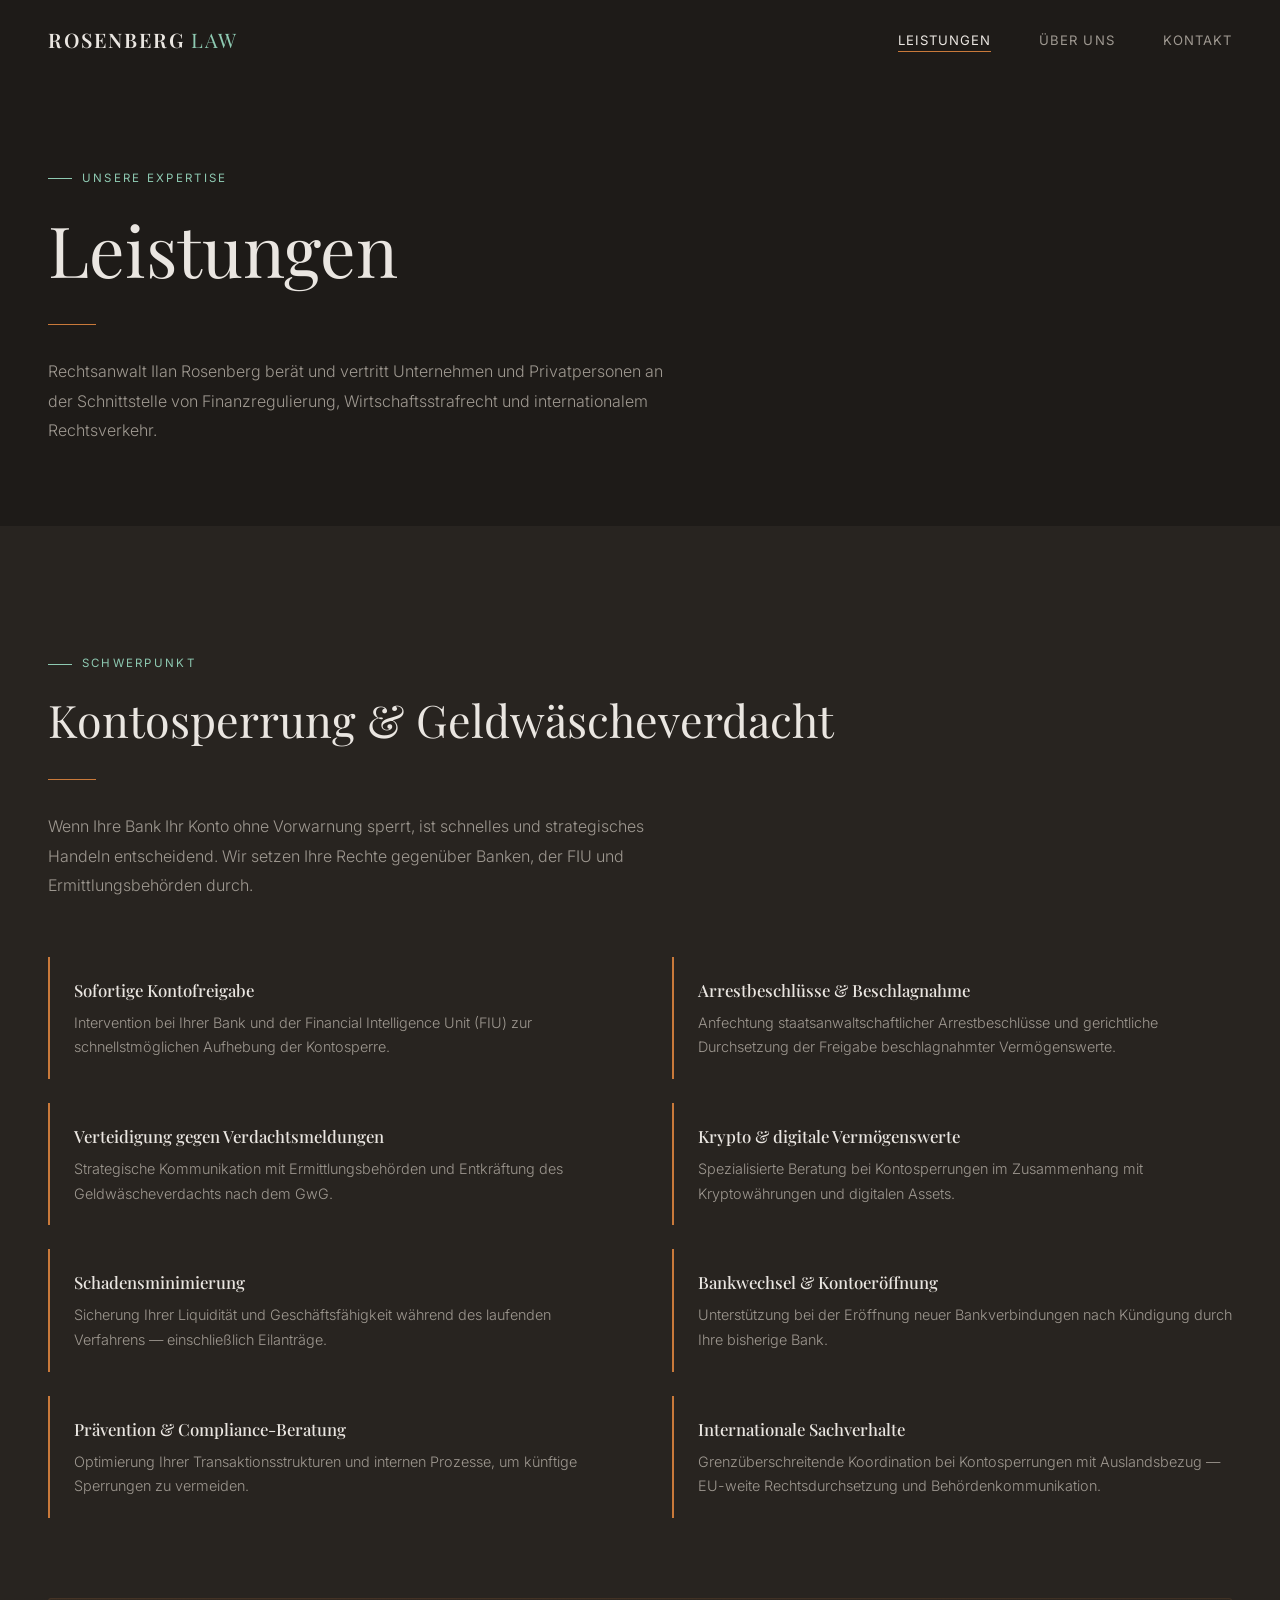
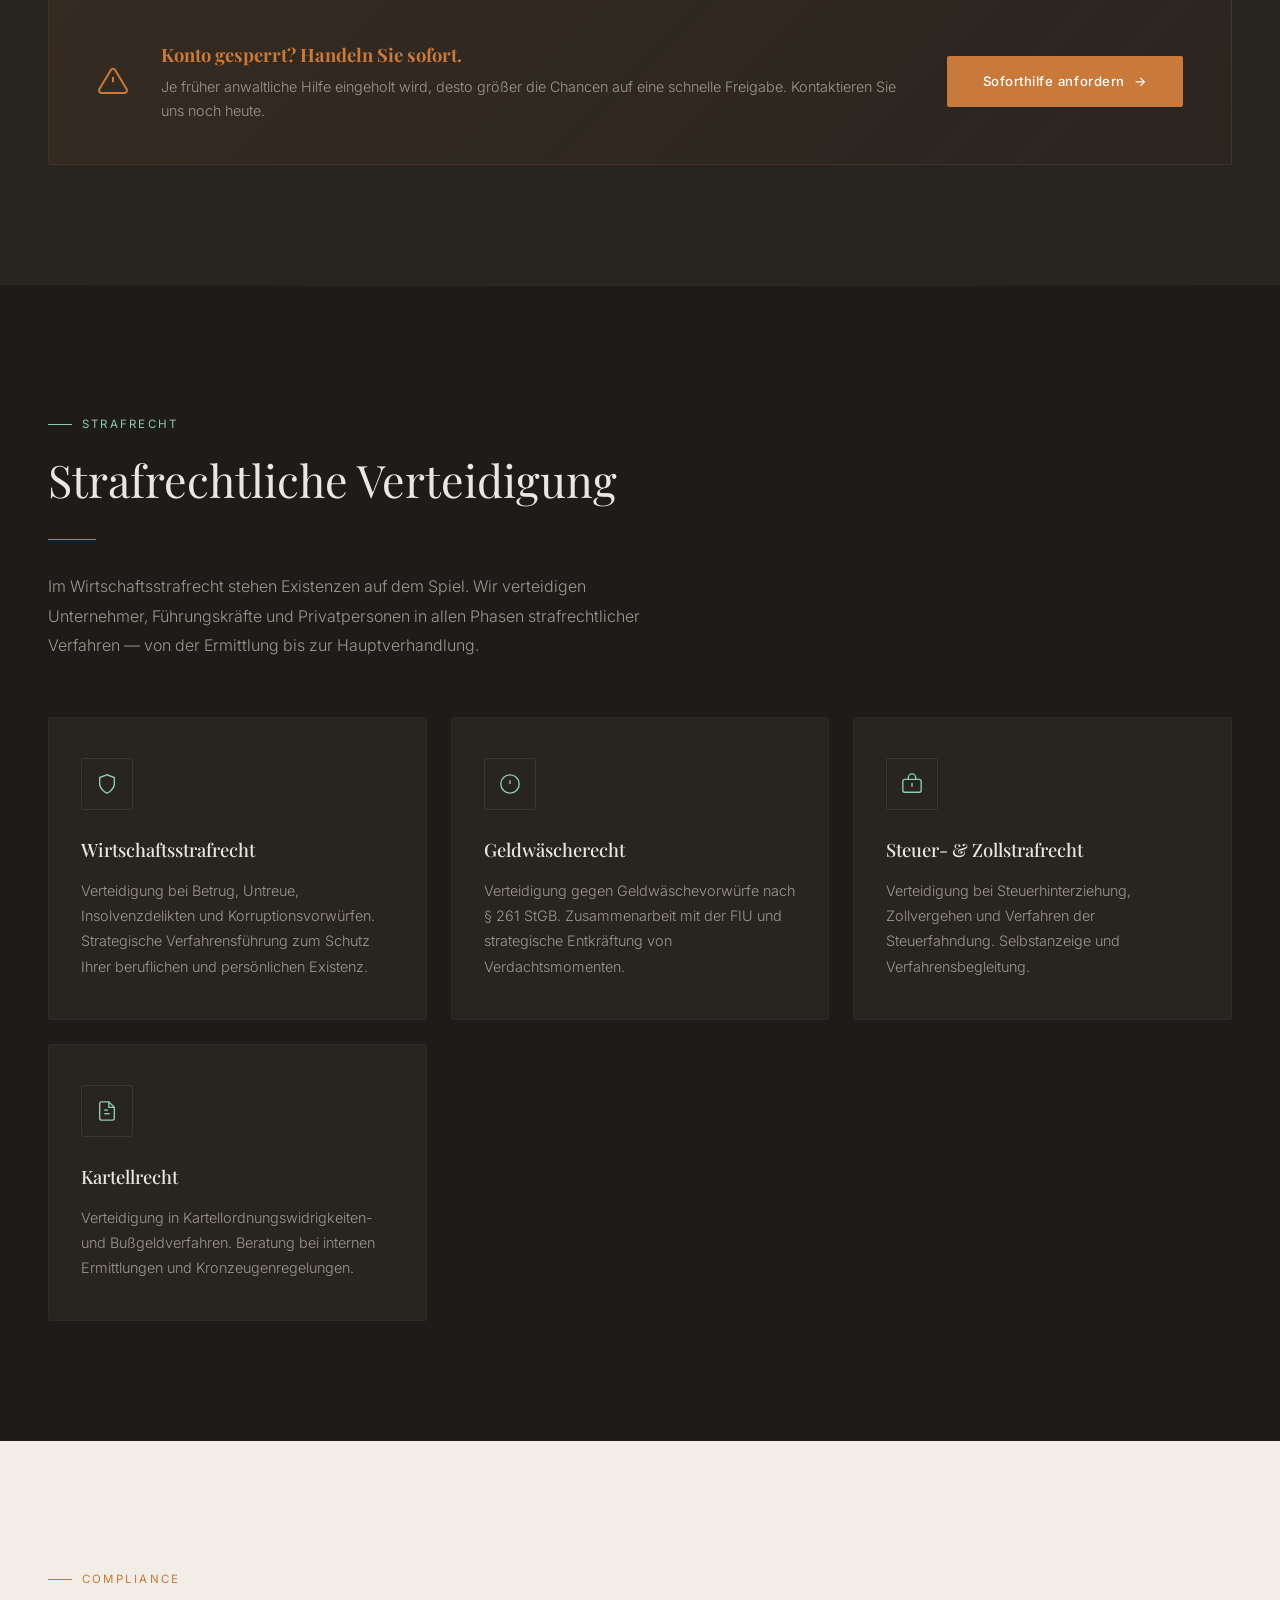
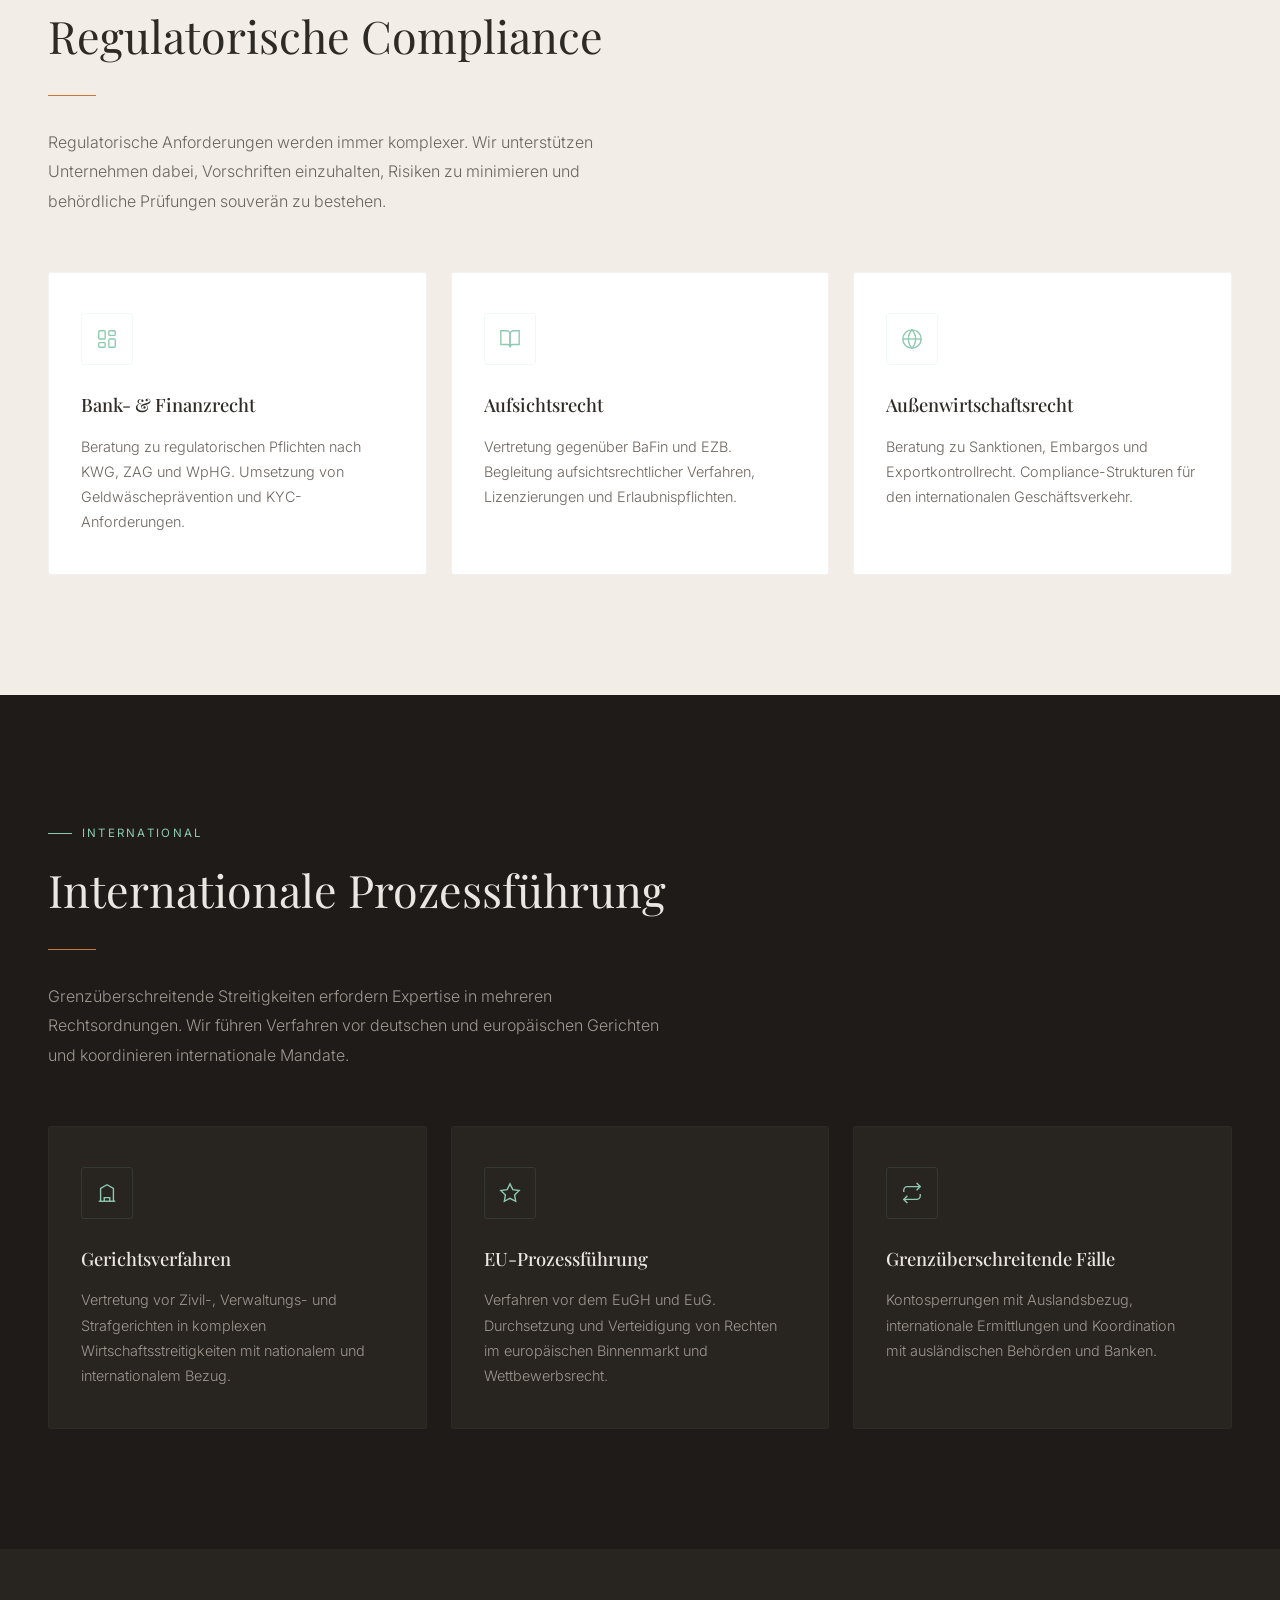
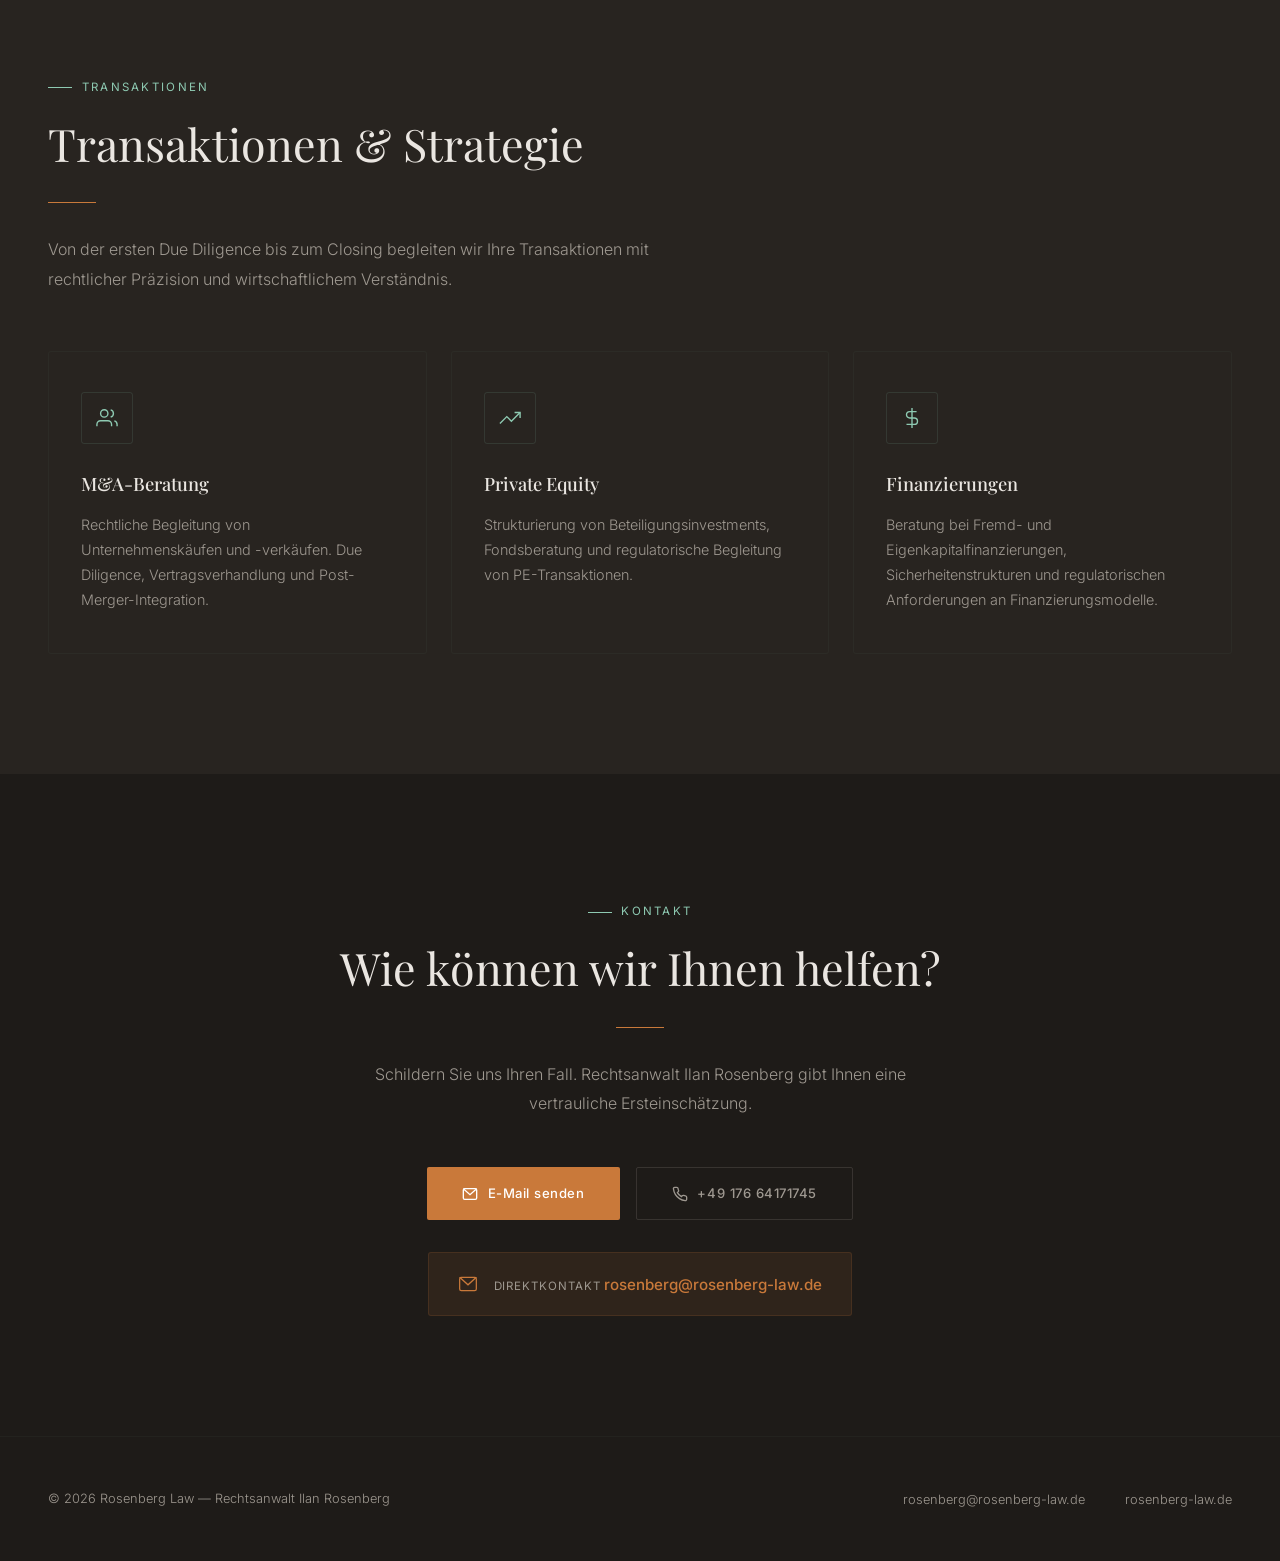
<file: leistungen.html>
<!DOCTYPE html>
<html lang="de">
<head>
  <meta charset="UTF-8">
  <meta name="viewport" content="width=device-width, initial-scale=1.0">
  <meta name="description" content="Rechtsanwalt Ilan Rosenberg — Leistungen: Kontosperrung, Strafverteidigung, Compliance, internationale Prozessführung, M&A und Transaktionen.">
  <title>Leistungen | Rosenberg Law — Rechtsanwalt Ilan Rosenberg</title>
  <link rel="stylesheet" href="styles.css?v=2">
</head>
<body>

  <nav class="nav" id="nav">
    <div class="nav-inner">
      <a href="index.html" class="nav-logo">Rosenberg <span>Law</span></a>
      <ul class="nav-links" id="navLinks">
        <li><a href="leistungen.html" class="active">Leistungen</a></li>
        <li><a href="ueber-uns.html">Über uns</a></li>
        <li><a href="kontakt.html">Kontakt</a></li>
      </ul>
      <button class="nav-toggle" id="navToggle" aria-label="Menü"><span></span><span></span><span></span></button>
    </div>
  </nav>

  <!-- PAGE HERO -->
  <section class="section section-dark" style="padding-top: 160px; padding-bottom: 80px;">
    <div class="container">
      <div class="section-eyebrow reveal"><span class="line"></span> Unsere Expertise</div>
      <h1 class="section-title reveal reveal-delay-1" style="font-size: clamp(2.8rem, 5.5vw, 4.5rem); max-width: 780px;">Leistungen</h1>
      <div class="divider reveal reveal-delay-2"></div>
      <p class="section-text reveal reveal-delay-3">Rechtsanwalt Ilan Rosenberg berät und vertritt Unternehmen und Privatpersonen an der Schnittstelle von Finanzregulierung, Wirtschaftsstrafrecht und internationalem Rechtsverkehr.</p>
    </div>
  </section>

  <!-- SERVICE 1: KONTOSPERRUNG & GELDWÄSCHEVERDACHT -->
  <section class="section section-surface">
    <div class="container">
      <div class="section-eyebrow reveal"><span class="line"></span> Schwerpunkt</div>
      <h2 class="section-title reveal">Kontosperrung &amp; Geldwäscheverdacht</h2>
      <div class="divider reveal"></div>
      <p class="section-text reveal" style="margin-bottom: 3.5rem;">Wenn Ihre Bank Ihr Konto ohne Vorwarnung sperrt, ist schnelles und strategisches Handeln entscheidend. Wir setzen Ihre Rechte gegenüber Banken, der FIU und Ermittlungsbehörden durch.</p>
      <div class="grid-2">
        <div>
          <div class="info-block reveal">
            <h3>Sofortige Kontofreigabe</h3>
            <p>Intervention bei Ihrer Bank und der Financial Intelligence Unit (FIU) zur schnellstmöglichen Aufhebung der Kontosperre.</p>
          </div>
          <div class="info-block reveal reveal-delay-1">
            <h3>Verteidigung gegen Verdachtsmeldungen</h3>
            <p>Strategische Kommunikation mit Ermittlungsbehörden und Entkräftung des Geldwäscheverdachts nach dem GwG.</p>
          </div>
          <div class="info-block reveal reveal-delay-2">
            <h3>Schadensminimierung</h3>
            <p>Sicherung Ihrer Liquidität und Geschäftsfähigkeit während des laufenden Verfahrens — einschließlich Eilanträge.</p>
          </div>
          <div class="info-block reveal reveal-delay-3">
            <h3>Prävention &amp; Compliance-Beratung</h3>
            <p>Optimierung Ihrer Transaktionsstrukturen und internen Prozesse, um künftige Sperrungen zu vermeiden.</p>
          </div>
        </div>
        <div>
          <div class="info-block reveal">
            <h3>Arrestbeschlüsse &amp; Beschlagnahme</h3>
            <p>Anfechtung staatsanwaltschaftlicher Arrestbeschlüsse und gerichtliche Durchsetzung der Freigabe beschlagnahmter Vermögenswerte.</p>
          </div>
          <div class="info-block reveal reveal-delay-1">
            <h3>Krypto &amp; digitale Vermögenswerte</h3>
            <p>Spezialisierte Beratung bei Kontosperrungen im Zusammenhang mit Kryptowährungen und digitalen Assets.</p>
          </div>
          <div class="info-block reveal reveal-delay-2">
            <h3>Bankwechsel &amp; Kontoeröffnung</h3>
            <p>Unterstützung bei der Eröffnung neuer Bankverbindungen nach Kündigung durch Ihre bisherige Bank.</p>
          </div>
          <div class="info-block reveal reveal-delay-3">
            <h3>Internationale Sachverhalte</h3>
            <p>Grenzüberschreitende Koordination bei Kontosperrungen mit Auslandsbezug — EU-weite Rechtsdurchsetzung und Behördenkommunikation.</p>
          </div>
        </div>
      </div>
      <div class="urgency-banner reveal" style="margin-top: 3.5rem;">
        <svg width="32" height="32" viewBox="0 0 24 24" fill="none" stroke="currentColor" stroke-width="1.5"><path d="M10.29 3.86L1.82 18a2 2 0 0 0 1.71 3h16.94a2 2 0 0 0 1.71-3L13.71 3.86a2 2 0 0 0-3.42 0z"/><line x1="12" y1="9" x2="12" y2="13"/><line x1="12" y1="17" x2="12.01" y2="17"/></svg>
        <div style="flex: 1;">
          <h3>Konto gesperrt? Handeln Sie sofort.</h3>
          <p>Je früher anwaltliche Hilfe eingeholt wird, desto größer die Chancen auf eine schnelle Freigabe. Kontaktieren Sie uns noch heute.</p>
        </div>
        <a href="mailto:rosenberg@rosenberg-law.de?subject=Kontosperrung%20–%20Soforthilfe" class="btn btn-primary" style="white-space: nowrap;">Soforthilfe anfordern <span class="arrow">&rarr;</span></a>
      </div>
    </div>
  </section>

  <hr class="section-sep">

  <!-- SERVICE 2: STRAFRECHTLICHE VERTEIDIGUNG -->
  <section class="section section-dark">
    <div class="container">
      <div class="section-eyebrow reveal"><span class="line"></span> Strafrecht</div>
      <h2 class="section-title reveal">Strafrechtliche Verteidigung</h2>
      <div class="divider reveal"></div>
      <p class="section-text reveal" style="margin-bottom: 3.5rem;">Im Wirtschaftsstrafrecht stehen Existenzen auf dem Spiel. Wir verteidigen Unternehmer, Führungskräfte und Privatpersonen in allen Phasen strafrechtlicher Verfahren — von der Ermittlung bis zur Hauptverhandlung.</p>
      <div class="grid-3">
        <div class="card reveal">
          <div class="icon-wrap">
            <svg viewBox="0 0 24 24" fill="none" stroke="currentColor" stroke-width="1.5"><path d="M12 22s8-4 8-10V5l-8-3-8 3v7c0 6 8 10 8 10z"/></svg>
          </div>
          <h3>Wirtschaftsstrafrecht</h3>
          <p>Verteidigung bei Betrug, Untreue, Insolvenzdelikten und Korruptionsvorwürfen. Strategische Verfahrensführung zum Schutz Ihrer beruflichen und persönlichen Existenz.</p>
        </div>
        <div class="card reveal reveal-delay-1">
          <div class="icon-wrap">
            <svg viewBox="0 0 24 24" fill="none" stroke="currentColor" stroke-width="1.5"><circle cx="12" cy="12" r="10"/><line x1="12" y1="8" x2="12" y2="12"/><line x1="12" y1="16" x2="12.01" y2="16"/></svg>
          </div>
          <h3>Geldwäscherecht</h3>
          <p>Verteidigung gegen Geldwäschevorwürfe nach § 261 StGB. Zusammenarbeit mit der FIU und strategische Entkräftung von Verdachtsmomenten.</p>
        </div>
        <div class="card reveal reveal-delay-2">
          <div class="icon-wrap">
            <svg viewBox="0 0 24 24" fill="none" stroke="currentColor" stroke-width="1.5"><rect x="2" y="7" width="20" height="14" rx="2"/><path d="M16 7V5a4 4 0 0 0-8 0v2"/><line x1="12" y1="11" x2="12" y2="15"/></svg>
          </div>
          <h3>Steuer- &amp; Zollstrafrecht</h3>
          <p>Verteidigung bei Steuerhinterziehung, Zollvergehen und Verfahren der Steuerfahndung. Selbstanzeige und Verfahrensbegleitung.</p>
        </div>
        <div class="card reveal reveal-delay-3">
          <div class="icon-wrap">
            <svg viewBox="0 0 24 24" fill="none" stroke="currentColor" stroke-width="1.5"><path d="M14 2H6a2 2 0 0 0-2 2v16a2 2 0 0 0 2 2h12a2 2 0 0 0 2-2V8z"/><polyline points="14 2 14 8 20 8"/><line x1="9" y1="15" x2="15" y2="15"/><line x1="9" y1="11" x2="13" y2="11"/></svg>
          </div>
          <h3>Kartellrecht</h3>
          <p>Verteidigung in Kartellordnungswidrigkeiten- und Bußgeldverfahren. Beratung bei internen Ermittlungen und Kronzeugenregelungen.</p>
        </div>
      </div>
    </div>
  </section>

  <!-- SERVICE 3: REGULATORISCHE COMPLIANCE -->
  <section class="section section-cream">
    <div class="container">
      <div class="section-eyebrow reveal"><span class="line"></span> Compliance</div>
      <h2 class="section-title reveal">Regulatorische Compliance</h2>
      <div class="divider reveal"></div>
      <p class="section-text reveal" style="margin-bottom: 3.5rem;">Regulatorische Anforderungen werden immer komplexer. Wir unterstützen Unternehmen dabei, Vorschriften einzuhalten, Risiken zu minimieren und behördliche Prüfungen souverän zu bestehen.</p>
      <div class="grid-3">
        <div class="card reveal">
          <div class="icon-wrap">
            <svg viewBox="0 0 24 24" fill="none" stroke="currentColor" stroke-width="1.5"><rect x="3" y="3" width="7" height="9" rx="1"/><rect x="14" y="3" width="7" height="5" rx="1"/><rect x="14" y="12" width="7" height="9" rx="1"/><rect x="3" y="16" width="7" height="5" rx="1"/></svg>
          </div>
          <h3>Bank- &amp; Finanzrecht</h3>
          <p>Beratung zu regulatorischen Pflichten nach KWG, ZAG und WpHG. Umsetzung von Geldwäscheprävention und KYC-Anforderungen.</p>
        </div>
        <div class="card reveal reveal-delay-1">
          <div class="icon-wrap">
            <svg viewBox="0 0 24 24" fill="none" stroke="currentColor" stroke-width="1.5"><path d="M2 3h6a4 4 0 0 1 4 4v14a3 3 0 0 0-3-3H2z"/><path d="M22 3h-6a4 4 0 0 0-4 4v14a3 3 0 0 1 3-3h7z"/></svg>
          </div>
          <h3>Aufsichtsrecht</h3>
          <p>Vertretung gegenüber BaFin und EZB. Begleitung aufsichtsrechtlicher Verfahren, Lizenzierungen und Erlaubnispflichten.</p>
        </div>
        <div class="card reveal reveal-delay-2">
          <div class="icon-wrap">
            <svg viewBox="0 0 24 24" fill="none" stroke="currentColor" stroke-width="1.5"><circle cx="12" cy="12" r="10"/><line x1="2" y1="12" x2="22" y2="12"/><path d="M12 2a15.3 15.3 0 0 1 4 10 15.3 15.3 0 0 1-4 10 15.3 15.3 0 0 1-4-10 15.3 15.3 0 0 1 4-10z"/></svg>
          </div>
          <h3>Außenwirtschaftsrecht</h3>
          <p>Beratung zu Sanktionen, Embargos und Exportkontrollrecht. Compliance-Strukturen für den internationalen Geschäftsverkehr.</p>
        </div>
      </div>
    </div>
  </section>

  <!-- SERVICE 4: INTERNATIONALE PROZESSFÜHRUNG -->
  <section class="section section-dark">
    <div class="container">
      <div class="section-eyebrow reveal"><span class="line"></span> International</div>
      <h2 class="section-title reveal">Internationale Prozessführung</h2>
      <div class="divider reveal"></div>
      <p class="section-text reveal" style="margin-bottom: 3.5rem;">Grenzüberschreitende Streitigkeiten erfordern Expertise in mehreren Rechtsordnungen. Wir führen Verfahren vor deutschen und europäischen Gerichten und koordinieren internationale Mandate.</p>
      <div class="grid-3">
        <div class="card reveal">
          <div class="icon-wrap">
            <svg viewBox="0 0 24 24" fill="none" stroke="currentColor" stroke-width="1.5"><path d="M3 21h18"/><path d="M5 21V7l7-4 7 4v14"/><path d="M9 21v-4h6v4"/><line x1="9" y1="10" x2="9" y2="10.01"/><line x1="15" y1="10" x2="15" y2="10.01"/><line x1="9" y1="14" x2="9" y2="14.01"/><line x1="15" y1="14" x2="15" y2="14.01"/></svg>
          </div>
          <h3>Gerichtsverfahren</h3>
          <p>Vertretung vor Zivil-, Verwaltungs- und Strafgerichten in komplexen Wirtschaftsstreitigkeiten mit nationalem und internationalem Bezug.</p>
        </div>
        <div class="card reveal reveal-delay-1">
          <div class="icon-wrap">
            <svg viewBox="0 0 24 24" fill="none" stroke="currentColor" stroke-width="1.5"><polygon points="12 2 15.09 8.26 22 9.27 17 14.14 18.18 21.02 12 17.77 5.82 21.02 7 14.14 2 9.27 8.91 8.26 12 2"/></svg>
          </div>
          <h3>EU-Prozessführung</h3>
          <p>Verfahren vor dem EuGH und EuG. Durchsetzung und Verteidigung von Rechten im europäischen Binnenmarkt und Wettbewerbsrecht.</p>
        </div>
        <div class="card reveal reveal-delay-2">
          <div class="icon-wrap">
            <svg viewBox="0 0 24 24" fill="none" stroke="currentColor" stroke-width="1.5"><polyline points="17 1 21 5 17 9"/><path d="M3 11V9a4 4 0 0 1 4-4h14"/><polyline points="7 23 3 19 7 15"/><path d="M21 13v2a4 4 0 0 1-4 4H3"/></svg>
          </div>
          <h3>Grenzüberschreitende Fälle</h3>
          <p>Kontosperrungen mit Auslandsbezug, internationale Ermittlungen und Koordination mit ausländischen Behörden und Banken.</p>
        </div>
      </div>
    </div>
  </section>

  <!-- SERVICE 5: TRANSAKTIONEN & STRATEGIE -->
  <section class="section section-surface">
    <div class="container">
      <div class="section-eyebrow reveal"><span class="line"></span> Transaktionen</div>
      <h2 class="section-title reveal">Transaktionen &amp; Strategie</h2>
      <div class="divider reveal"></div>
      <p class="section-text reveal" style="margin-bottom: 3.5rem;">Von der ersten Due Diligence bis zum Closing begleiten wir Ihre Transaktionen mit rechtlicher Präzision und wirtschaftlichem Verständnis.</p>
      <div class="grid-3">
        <div class="card reveal">
          <div class="icon-wrap">
            <svg viewBox="0 0 24 24" fill="none" stroke="currentColor" stroke-width="1.5"><path d="M17 21v-2a4 4 0 0 0-4-4H5a4 4 0 0 0-4 4v2"/><circle cx="9" cy="7" r="4"/><path d="M23 21v-2a4 4 0 0 0-3-3.87"/><path d="M16 3.13a4 4 0 0 1 0 7.75"/></svg>
          </div>
          <h3>M&amp;A-Beratung</h3>
          <p>Rechtliche Begleitung von Unternehmenskäufen und -verkäufen. Due Diligence, Vertragsverhandlung und Post-Merger-Integration.</p>
        </div>
        <div class="card reveal reveal-delay-1">
          <div class="icon-wrap">
            <svg viewBox="0 0 24 24" fill="none" stroke="currentColor" stroke-width="1.5"><polyline points="23 6 13.5 15.5 8.5 10.5 1 18"/><polyline points="17 6 23 6 23 12"/></svg>
          </div>
          <h3>Private Equity</h3>
          <p>Strukturierung von Beteiligungsinvestments, Fondsberatung und regulatorische Begleitung von PE-Transaktionen.</p>
        </div>
        <div class="card reveal reveal-delay-2">
          <div class="icon-wrap">
            <svg viewBox="0 0 24 24" fill="none" stroke="currentColor" stroke-width="1.5"><line x1="12" y1="1" x2="12" y2="23"/><path d="M17 5H9.5a3.5 3.5 0 0 0 0 7h5a3.5 3.5 0 0 1 0 7H6"/></svg>
          </div>
          <h3>Finanzierungen</h3>
          <p>Beratung bei Fremd- und Eigenkapitalfinanzierungen, Sicherheitenstrukturen und regulatorischen Anforderungen an Finanzierungsmodelle.</p>
        </div>
      </div>
    </div>
  </section>

  <!-- CTA SECTION -->
  <section class="section section-dark" style="text-align: center;">
    <div class="container" style="max-width: 700px;">
      <div class="section-eyebrow reveal" style="justify-content: center;"><span class="line"></span> Kontakt</div>
      <h2 class="section-title reveal" style="text-align: center;">Wie können wir Ihnen helfen?</h2>
      <div class="divider reveal" style="margin-left: auto; margin-right: auto;"></div>
      <p class="section-text reveal" style="margin: 0 auto 3rem; text-align: center;">Schildern Sie uns Ihren Fall. Rechtsanwalt Ilan Rosenberg gibt Ihnen eine vertrauliche Ersteinschätzung.</p>
      <div class="btn-group reveal" style="justify-content: center;">
        <a href="mailto:rosenberg@rosenberg-law.de?subject=Anfrage%20–%20Rechtsberatung" class="btn btn-primary">
          <svg width="16" height="16" viewBox="0 0 24 24" fill="none" stroke="currentColor" stroke-width="2"><rect x="2" y="4" width="20" height="16" rx="2"/><path d="M22 4L12 13 2 4"/></svg>
          E-Mail senden
        </a>
        <a href="tel:+4917664171745" class="btn btn-outline">
          <svg width="16" height="16" viewBox="0 0 24 24" fill="none" stroke="currentColor" stroke-width="2"><path d="M22 16.92v3a2 2 0 0 1-2.18 2 19.79 19.79 0 0 1-8.63-3.07 19.5 19.5 0 0 1-6-6 19.79 19.79 0 0 1-3.07-8.67A2 2 0 0 1 4.11 2h3a2 2 0 0 1 2 1.72 12.84 12.84 0 0 0 .7 2.81 2 2 0 0 1-.45 2.11L8.09 9.91a16 16 0 0 0 6 6l1.27-1.27a2 2 0 0 1 2.11-.45 12.84 12.84 0 0 0 2.81.7A2 2 0 0 1 22 16.92z"/></svg>
          +49 176 64171745
        </a>
      </div>
      <div class="reveal reveal-delay-1" style="margin-top: 2rem;">
        <a href="mailto:rosenberg@rosenberg-law.de" class="email-cta">
          <svg width="20" height="20" viewBox="0 0 24 24" fill="none" stroke="currentColor" stroke-width="1.5"><rect x="2" y="4" width="20" height="16" rx="2"/><path d="M22 4L12 13 2 4"/></svg>
          <span>
            <span class="label">Direktkontakt</span>
            <span class="address">rosenberg@rosenberg-law.de</span>
          </span>
        </a>
      </div>
    </div>
  </section>

  <!-- FOOTER -->
  <footer class="footer">
    <div class="footer-inner">
      <div class="footer-copy">&copy; 2026 Rosenberg Law &mdash; Rechtsanwalt Ilan Rosenberg</div>
      <ul class="footer-links">
        <li><a href="mailto:rosenberg@rosenberg-law.de">rosenberg@rosenberg-law.de</a></li>
        <li><a href="https://rosenberg-law.de" target="_blank" rel="noopener">rosenberg-law.de</a></li>
      </ul>
    </div>
  </footer>

  <!-- FLOATING CTA -->
  <div class="floating-cta" id="floatingCta">
    <a href="mailto:rosenberg@rosenberg-law.de?subject=Anfrage%20–%20Rechtsberatung">
      <svg width="16" height="16" viewBox="0 0 24 24" fill="none" stroke="currentColor" stroke-width="2"><rect x="2" y="4" width="20" height="16" rx="2"/><path d="M22 4L12 13 2 4"/></svg>
      Kontakt aufnehmen
    </a>
  </div>

  <script>
    // Nav scroll effect
    const nav = document.getElementById('nav');
    window.addEventListener('scroll', () => {
      nav.classList.toggle('scrolled', window.scrollY > 60);
      document.getElementById('floatingCta').classList.toggle('visible', window.scrollY > 600);
    });

    // Mobile toggle
    document.getElementById('navToggle').addEventListener('click', () => {
      document.getElementById('navLinks').classList.toggle('open');
    });

    // Scroll reveal
    const observer = new IntersectionObserver((entries) => {
      entries.forEach(entry => {
        if (entry.isIntersecting) {
          entry.target.classList.add('visible');
        }
      });
    }, { threshold: 0.1, rootMargin: '0px 0px -40px 0px' });

    document.querySelectorAll('.reveal').forEach(el => observer.observe(el));
  </script>
</body>
</html>
</file>
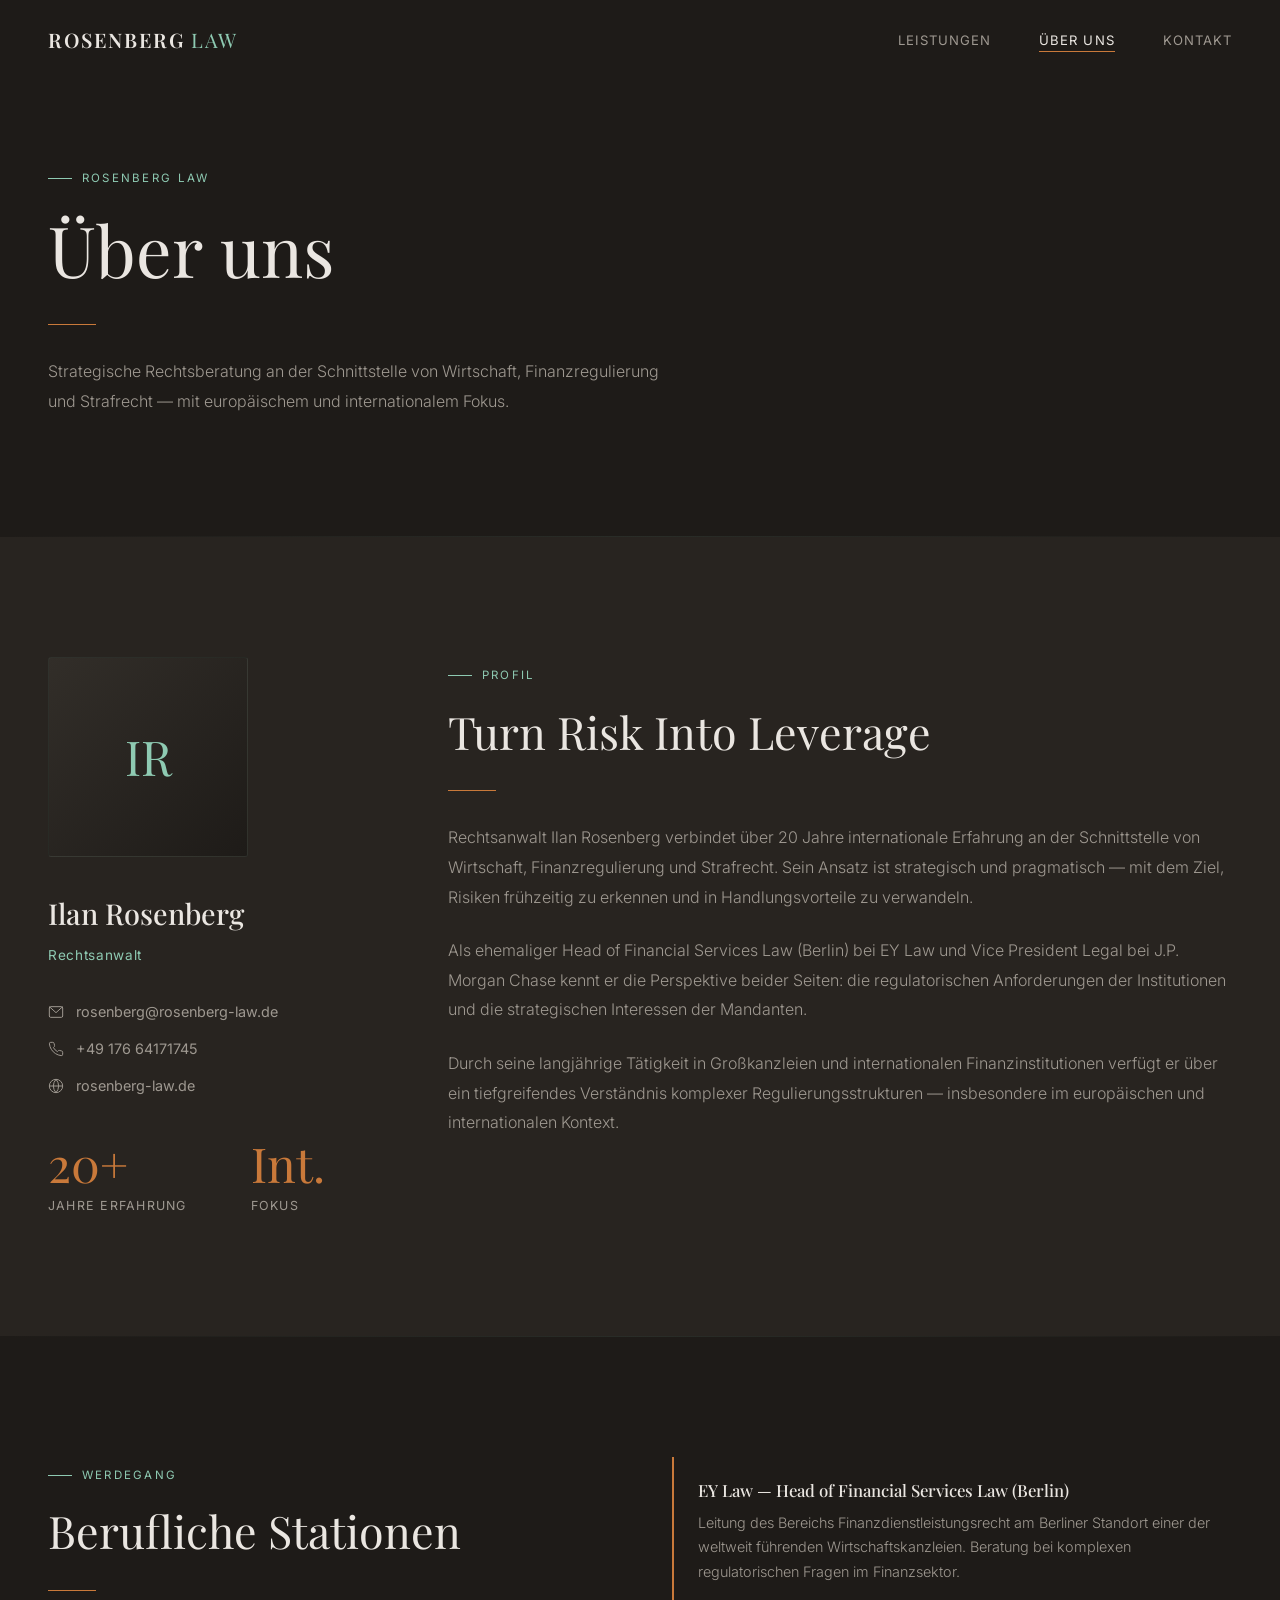
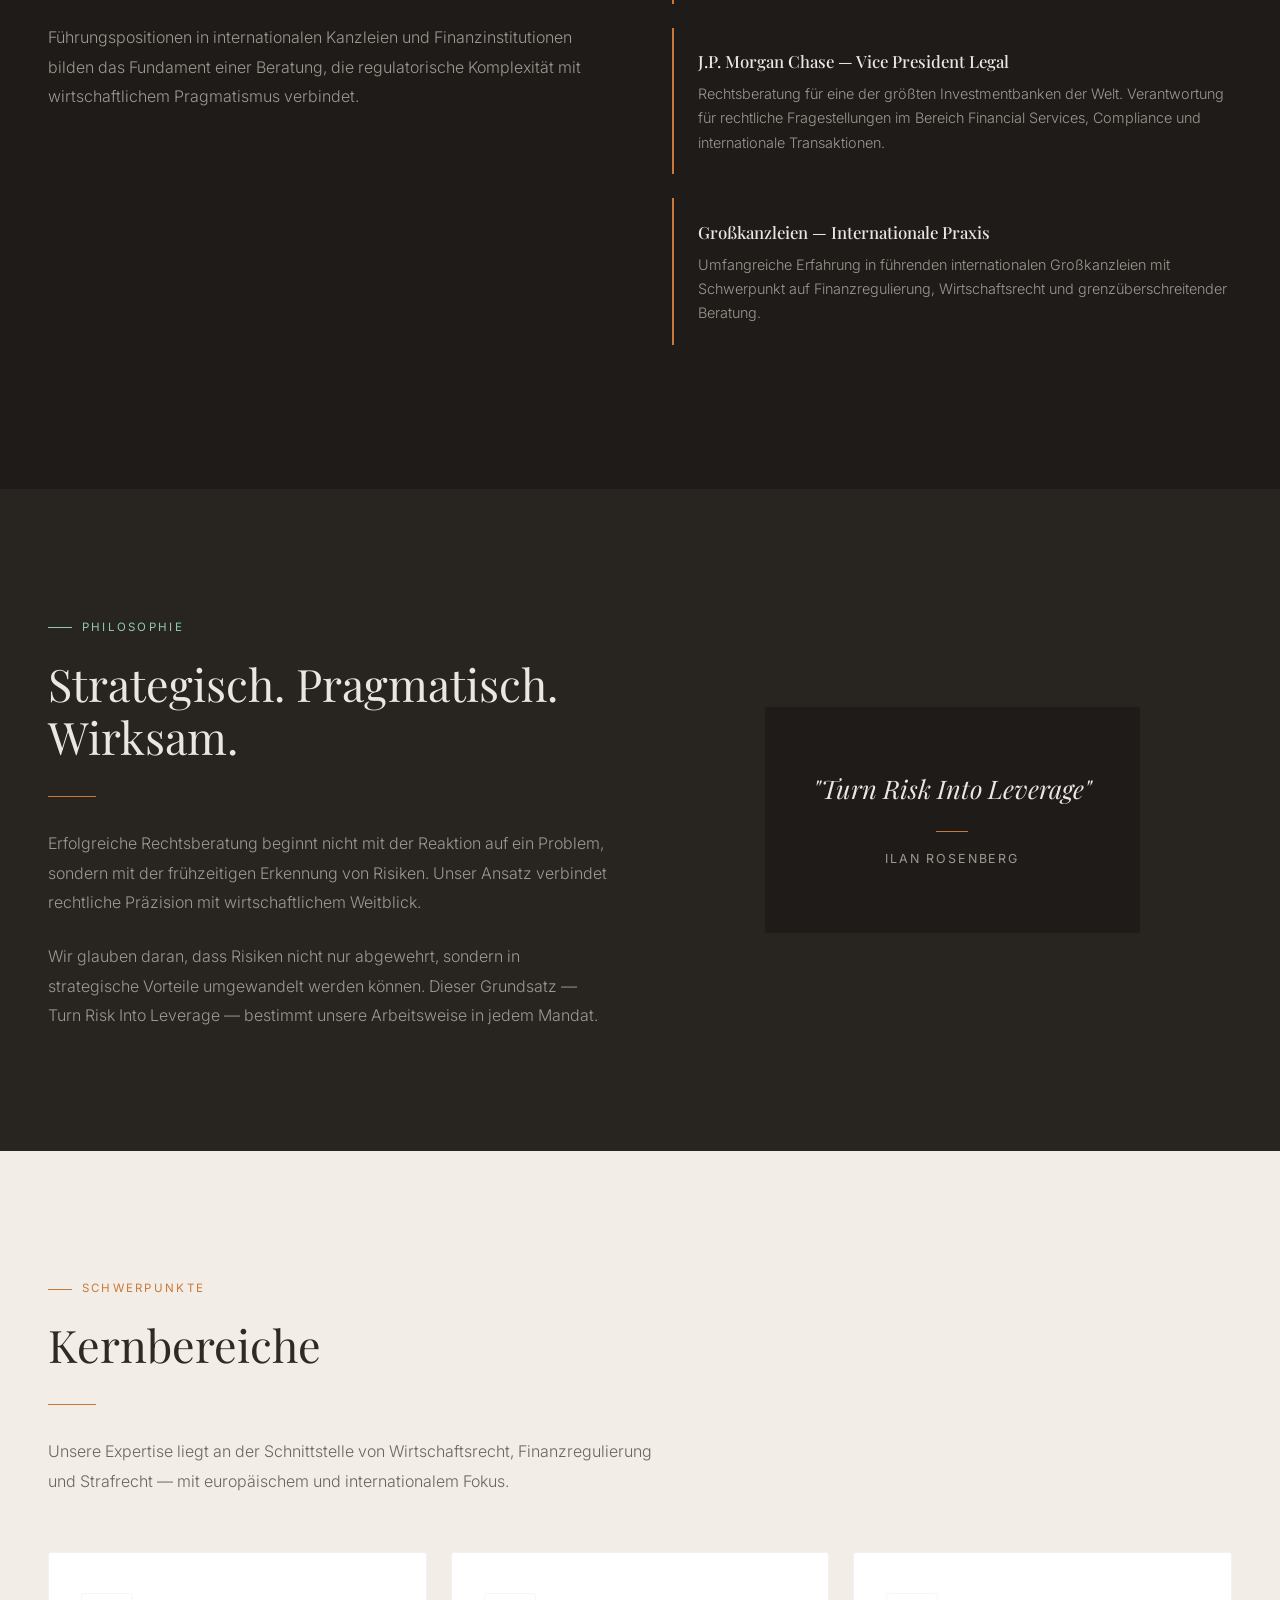
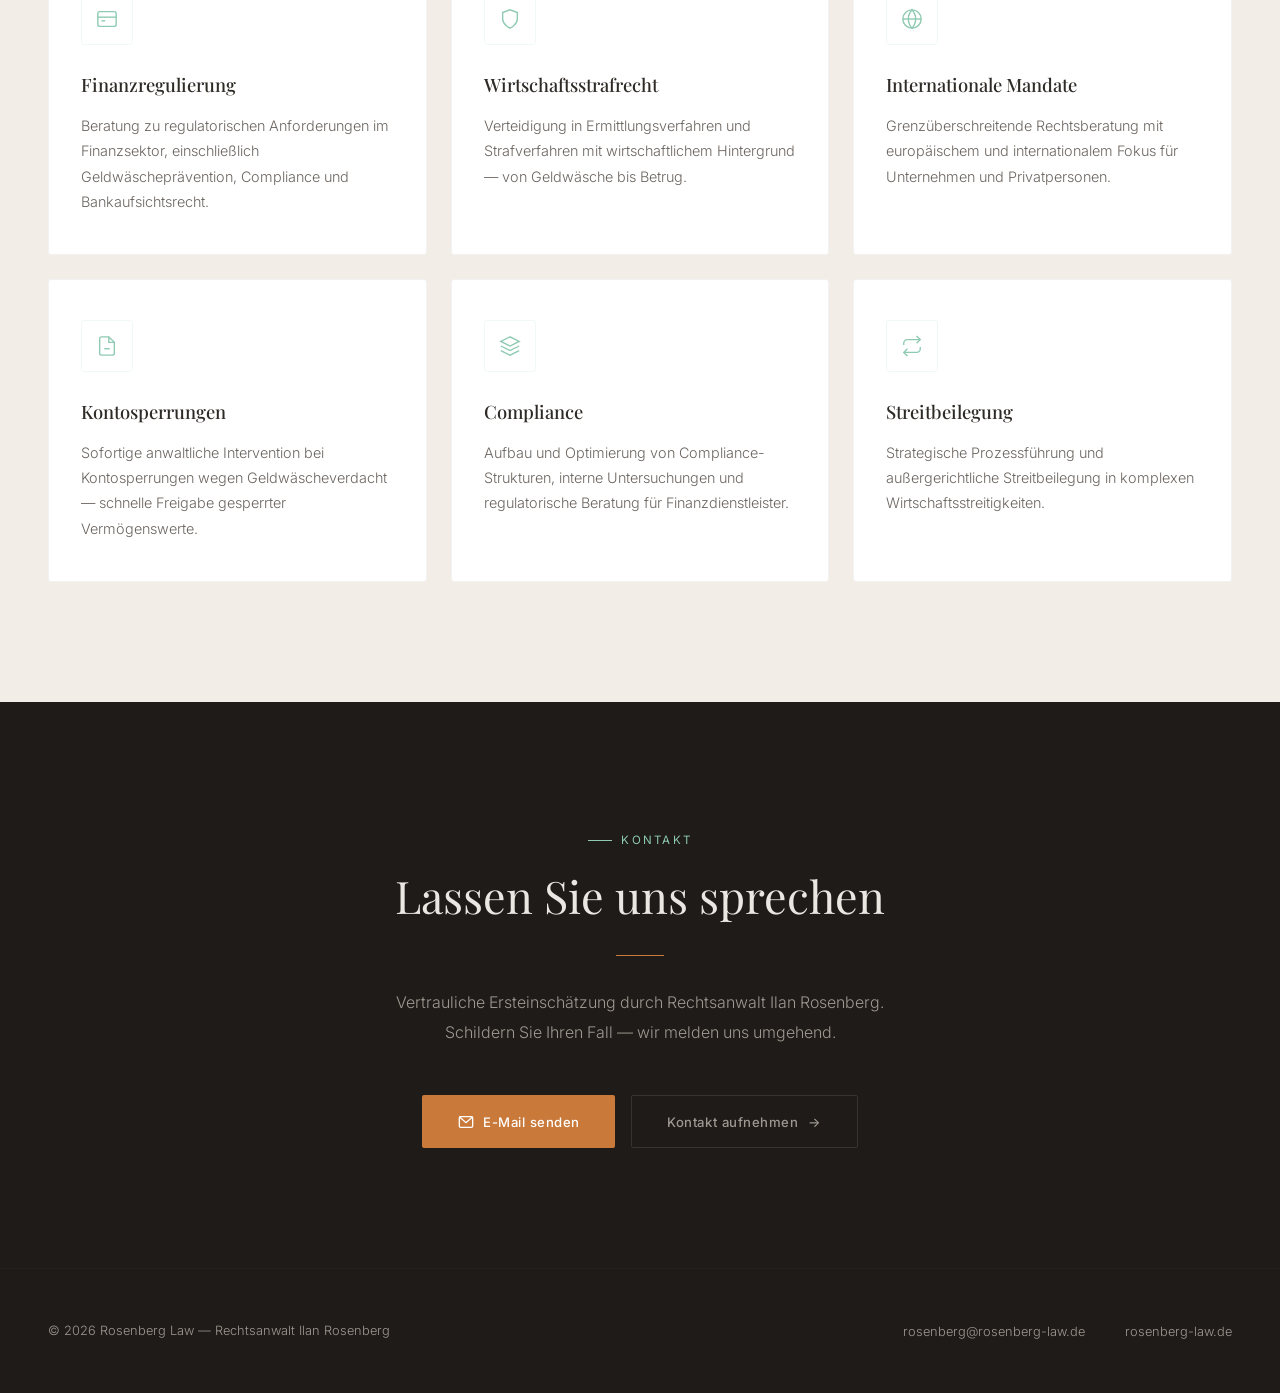
<file: ueber-uns.html>
<!DOCTYPE html>
<html lang="de">
<head>
  <meta charset="UTF-8">
  <meta name="viewport" content="width=device-width, initial-scale=1.0">
  <meta name="description" content="Rechtsanwalt Ilan Rosenberg — Über 20 Jahre internationale Erfahrung an der Schnittstelle von Wirtschaft, Finanzregulierung und Strafrecht.">
  <title>Über uns | Rechtsanwalt Ilan Rosenberg | Rosenberg Law</title>
  <link rel="stylesheet" href="styles.css?v=2">
</head>
<body>

  <nav class="nav" id="nav">
    <div class="nav-inner">
      <a href="index.html" class="nav-logo">Rosenberg <span>Law</span></a>
      <ul class="nav-links" id="navLinks">
        <li><a href="leistungen.html">Leistungen</a></li>
        <li><a href="ueber-uns.html" class="active">Über uns</a></li>
        <li><a href="kontakt.html">Kontakt</a></li>
      </ul>
      <button class="nav-toggle" id="navToggle" aria-label="Menü"><span></span><span></span><span></span></button>
    </div>
  </nav>

  <!-- PAGE HERO -->
  <section class="section section-dark" style="padding-top: 160px;">
    <div class="container">
      <div class="section-eyebrow reveal"><span class="line"></span> Rosenberg Law</div>
      <h1 class="section-title reveal" style="font-size: clamp(2.8rem, 5.5vw, 4.5rem);">Über uns</h1>
      <div class="divider reveal"></div>
      <p class="section-text reveal reveal-delay-1" style="max-width: 640px;">Strategische Rechtsberatung an der Schnittstelle von Wirtschaft, Finanzregulierung und Strafrecht — mit europäischem und internationalem Fokus.</p>
    </div>
  </section>

  <hr class="section-sep">

  <!-- BIO SECTION -->
  <section class="section section-surface">
    <div class="container">
      <div class="bio-grid">
        <div class="bio-sidebar reveal">
          <div class="bio-avatar"><span>IR</span></div>
          <div class="bio-name">Ilan Rosenberg</div>
          <div class="bio-title">Rechtsanwalt</div>
          <div class="bio-contact-item">
            <svg viewBox="0 0 24 24" fill="none" stroke="currentColor" stroke-width="1.5"><rect x="2" y="4" width="20" height="16" rx="2"/><path d="M22 4L12 13 2 4"/></svg>
            <a href="mailto:rosenberg@rosenberg-law.de">rosenberg@rosenberg-law.de</a>
          </div>
          <div class="bio-contact-item">
            <svg viewBox="0 0 24 24" fill="none" stroke="currentColor" stroke-width="1.5"><path d="M22 16.92v3a2 2 0 0 1-2.18 2 19.79 19.79 0 0 1-8.63-3.07 19.5 19.5 0 0 1-6-6 19.79 19.79 0 0 1-3.07-8.67A2 2 0 0 1 4.11 2h3a2 2 0 0 1 2 1.72c.127.96.361 1.903.7 2.81a2 2 0 0 1-.45 2.11L8.09 9.91a16 16 0 0 0 6 6l1.27-1.27a2 2 0 0 1 2.11-.45c.907.339 1.85.573 2.81.7A2 2 0 0 1 22 16.92z"/></svg>
            <a href="tel:+4917664171745">+49 176 64171745</a>
          </div>
          <div class="bio-contact-item">
            <svg viewBox="0 0 24 24" fill="none" stroke="currentColor" stroke-width="1.5"><circle cx="12" cy="12" r="10"/><line x1="2" y1="12" x2="22" y2="12"/><path d="M12 2a15.3 15.3 0 0 1 4 10 15.3 15.3 0 0 1-4 10 15.3 15.3 0 0 1-4-10 15.3 15.3 0 0 1 4-10z"/></svg>
            <a href="https://rosenberg-law.de" target="_blank" rel="noopener">rosenberg-law.de</a>
          </div>
          <div class="stat-row" style="margin-top: 2.5rem;">
            <div class="stat-item">
              <div class="stat-number">20+</div>
              <div class="stat-label">Jahre Erfahrung</div>
            </div>
            <div class="stat-item">
              <div class="stat-number">Int.</div>
              <div class="stat-label">Fokus</div>
            </div>
          </div>
        </div>
        <div>
          <div class="section-eyebrow reveal"><span class="line"></span> Profil</div>
          <h2 class="section-title reveal">Turn Risk Into Leverage</h2>
          <div class="divider reveal"></div>
          <p class="section-text reveal" style="max-width: 100%; margin-bottom: 1.5rem;">Rechtsanwalt Ilan Rosenberg verbindet über 20 Jahre internationale Erfahrung an der Schnittstelle von Wirtschaft, Finanzregulierung und Strafrecht. Sein Ansatz ist strategisch und pragmatisch — mit dem Ziel, Risiken frühzeitig zu erkennen und in Handlungsvorteile zu verwandeln.</p>
          <p class="section-text reveal reveal-delay-1" style="max-width: 100%; margin-bottom: 1.5rem;">Als ehemaliger Head of Financial Services Law (Berlin) bei EY Law und Vice President Legal bei J.P. Morgan Chase kennt er die Perspektive beider Seiten: die regulatorischen Anforderungen der Institutionen und die strategischen Interessen der Mandanten.</p>
          <p class="section-text reveal reveal-delay-2" style="max-width: 100%;">Durch seine langjährige Tätigkeit in Großkanzleien und internationalen Finanzinstitutionen verfügt er über ein tiefgreifendes Verständnis komplexer Regulierungsstrukturen — insbesondere im europäischen und internationalen Kontext.</p>
        </div>
      </div>
    </div>
  </section>

  <hr class="section-sep">

  <!-- EXPERIENCE SECTION -->
  <section class="section section-dark">
    <div class="container">
      <div class="grid-2">
        <div>
          <div class="section-eyebrow reveal"><span class="line"></span> Werdegang</div>
          <h2 class="section-title reveal">Berufliche Stationen</h2>
          <div class="divider reveal"></div>
          <p class="section-text reveal">Führungspositionen in internationalen Kanzleien und Finanzinstitutionen bilden das Fundament einer Beratung, die regulatorische Komplexität mit wirtschaftlichem Pragmatismus verbindet.</p>
        </div>
        <div>
          <div class="info-block reveal">
            <h3>EY Law — Head of Financial Services Law (Berlin)</h3>
            <p>Leitung des Bereichs Finanzdienstleistungsrecht am Berliner Standort einer der weltweit führenden Wirtschaftskanzleien. Beratung bei komplexen regulatorischen Fragen im Finanzsektor.</p>
          </div>
          <div class="info-block reveal reveal-delay-1">
            <h3>J.P. Morgan Chase — Vice President Legal</h3>
            <p>Rechtsberatung für eine der größten Investmentbanken der Welt. Verantwortung für rechtliche Fragestellungen im Bereich Financial Services, Compliance und internationale Transaktionen.</p>
          </div>
          <div class="info-block reveal reveal-delay-2">
            <h3>Großkanzleien — Internationale Praxis</h3>
            <p>Umfangreiche Erfahrung in führenden internationalen Großkanzleien mit Schwerpunkt auf Finanzregulierung, Wirtschaftsrecht und grenzüberschreitender Beratung.</p>
          </div>
        </div>
      </div>
    </div>
  </section>

  <!-- PHILOSOPHY SECTION -->
  <section class="section section-surface">
    <div class="container">
      <div class="grid-2" style="align-items: center;">
        <div>
          <div class="section-eyebrow reveal"><span class="line"></span> Philosophie</div>
          <h2 class="section-title reveal">Strategisch. Pragmatisch. Wirksam.</h2>
          <div class="divider reveal"></div>
          <p class="section-text reveal" style="max-width: 100%; margin-bottom: 1.5rem;">Erfolgreiche Rechtsberatung beginnt nicht mit der Reaktion auf ein Problem, sondern mit der frühzeitigen Erkennung von Risiken. Unser Ansatz verbindet rechtliche Präzision mit wirtschaftlichem Weitblick.</p>
          <p class="section-text reveal reveal-delay-1" style="max-width: 100%;">Wir glauben daran, dass Risiken nicht nur abgewehrt, sondern in strategische Vorteile umgewandelt werden können. Dieser Grundsatz — Turn Risk Into Leverage — bestimmt unsere Arbeitsweise in jedem Mandat.</p>
        </div>
        <div class="reveal" style="display: flex; justify-content: center;">
          <div style="padding: 4rem 3rem; border: 1px solid rgba(142,202,178,0.06); border-radius: 3px; text-align: center; background: var(--dark);">
            <div style="font-family: var(--serif); font-size: 1.6rem; color: var(--text-primary); line-height: 1.4; font-weight: 400; font-style: italic; max-width: 300px; margin-bottom: 1.5rem;">"Turn Risk Into Leverage"</div>
            <div style="width: 32px; height: 1px; background: var(--orange); margin: 0 auto 1rem;"></div>
            <div style="font-size: 0.78rem; letter-spacing: 0.15em; text-transform: uppercase; color: var(--text-secondary);">Ilan Rosenberg</div>
          </div>
        </div>
      </div>
    </div>
  </section>

  <!-- KERNBEREICHE -->
  <section class="section section-cream">
    <div class="container">
      <div class="section-eyebrow reveal"><span class="line"></span> Schwerpunkte</div>
      <h2 class="section-title reveal">Kernbereiche</h2>
      <div class="divider reveal" style="background: var(--orange);"></div>
      <p class="section-text reveal" style="margin-bottom: 3.5rem;">Unsere Expertise liegt an der Schnittstelle von Wirtschaftsrecht, Finanzregulierung und Strafrecht — mit europäischem und internationalem Fokus.</p>
      <div class="grid-3">
        <div class="card reveal">
          <div class="icon-wrap">
            <svg viewBox="0 0 24 24" fill="none" stroke="currentColor" stroke-width="1.5"><rect x="2" y="4" width="20" height="16" rx="2"/><line x1="2" y1="10" x2="22" y2="10"/><line x1="6" y1="14" x2="10" y2="14"/></svg>
          </div>
          <h3>Finanzregulierung</h3>
          <p>Beratung zu regulatorischen Anforderungen im Finanzsektor, einschließlich Geldwäscheprävention, Compliance und Bankaufsichtsrecht.</p>
        </div>
        <div class="card reveal reveal-delay-1">
          <div class="icon-wrap">
            <svg viewBox="0 0 24 24" fill="none" stroke="currentColor" stroke-width="1.5"><path d="M12 22s8-4 8-10V5l-8-3-8 3v7c0 6 8 10 8 10z"/></svg>
          </div>
          <h3>Wirtschaftsstrafrecht</h3>
          <p>Verteidigung in Ermittlungsverfahren und Strafverfahren mit wirtschaftlichem Hintergrund — von Geldwäsche bis Betrug.</p>
        </div>
        <div class="card reveal reveal-delay-2">
          <div class="icon-wrap">
            <svg viewBox="0 0 24 24" fill="none" stroke="currentColor" stroke-width="1.5"><circle cx="12" cy="12" r="10"/><line x1="2" y1="12" x2="22" y2="12"/><path d="M12 2a15.3 15.3 0 0 1 4 10 15.3 15.3 0 0 1-4 10 15.3 15.3 0 0 1-4-10 15.3 15.3 0 0 1 4-10z"/></svg>
          </div>
          <h3>Internationale Mandate</h3>
          <p>Grenzüberschreitende Rechtsberatung mit europäischem und internationalem Fokus für Unternehmen und Privatpersonen.</p>
        </div>
        <div class="card reveal">
          <div class="icon-wrap">
            <svg viewBox="0 0 24 24" fill="none" stroke="currentColor" stroke-width="1.5"><path d="M14 2H6a2 2 0 0 0-2 2v16a2 2 0 0 0 2 2h12a2 2 0 0 0 2-2V8z"/><polyline points="14 2 14 8 20 8"/><line x1="9" y1="15" x2="15" y2="15"/></svg>
          </div>
          <h3>Kontosperrungen</h3>
          <p>Sofortige anwaltliche Intervention bei Kontosperrungen wegen Geldwäscheverdacht — schnelle Freigabe gesperrter Vermögenswerte.</p>
        </div>
        <div class="card reveal reveal-delay-1">
          <div class="icon-wrap">
            <svg viewBox="0 0 24 24" fill="none" stroke="currentColor" stroke-width="1.5"><path d="M12 2L2 7l10 5 10-5-10-5z"/><path d="M2 17l10 5 10-5"/><path d="M2 12l10 5 10-5"/></svg>
          </div>
          <h3>Compliance</h3>
          <p>Aufbau und Optimierung von Compliance-Strukturen, interne Untersuchungen und regulatorische Beratung für Finanzdienstleister.</p>
        </div>
        <div class="card reveal reveal-delay-2">
          <div class="icon-wrap">
            <svg viewBox="0 0 24 24" fill="none" stroke="currentColor" stroke-width="1.5"><polyline points="17 1 21 5 17 9"/><path d="M3 11V9a4 4 0 0 1 4-4h14"/><polyline points="7 23 3 19 7 15"/><path d="M21 13v2a4 4 0 0 1-4 4H3"/></svg>
          </div>
          <h3>Streitbeilegung</h3>
          <p>Strategische Prozessführung und außergerichtliche Streitbeilegung in komplexen Wirtschaftsstreitigkeiten.</p>
        </div>
      </div>
    </div>
  </section>

  <!-- CTA SECTION -->
  <section class="section section-dark">
    <div class="container" style="text-align: center; max-width: 700px;">
      <div class="section-eyebrow reveal" style="justify-content: center;"><span class="line"></span> Kontakt</div>
      <h2 class="section-title reveal">Lassen Sie uns sprechen</h2>
      <div class="divider reveal" style="margin-left: auto; margin-right: auto;"></div>
      <p class="section-text reveal" style="margin: 0 auto 3rem; text-align: center; max-width: 560px;">Vertrauliche Ersteinschätzung durch Rechtsanwalt Ilan Rosenberg. Schildern Sie Ihren Fall — wir melden uns umgehend.</p>
      <div class="btn-group reveal reveal-delay-1" style="justify-content: center;">
        <a href="mailto:rosenberg@rosenberg-law.de?subject=Anfrage%20über%20Website" class="btn btn-primary">
          <svg width="16" height="16" viewBox="0 0 24 24" fill="none" stroke="currentColor" stroke-width="2"><rect x="2" y="4" width="20" height="16" rx="2"/><path d="M22 4L12 13 2 4"/></svg>
          E-Mail senden
        </a>
        <a href="kontakt.html" class="btn btn-outline">Kontakt aufnehmen <span class="arrow">→</span></a>
      </div>
    </div>
  </section>

  <!-- FOOTER -->
  <footer class="footer">
    <div class="footer-inner">
      <div class="footer-copy">© 2026 Rosenberg Law — Rechtsanwalt Ilan Rosenberg</div>
      <ul class="footer-links">
        <li><a href="mailto:rosenberg@rosenberg-law.de">rosenberg@rosenberg-law.de</a></li>
        <li><a href="https://rosenberg-law.de" target="_blank" rel="noopener">rosenberg-law.de</a></li>
      </ul>
    </div>
  </footer>

  <!-- FLOATING CTA -->
  <div class="floating-cta" id="floatingCta">
    <a href="mailto:rosenberg@rosenberg-law.de?subject=Anfrage%20über%20Website">
      <svg width="16" height="16" viewBox="0 0 24 24" fill="none" stroke="currentColor" stroke-width="2"><rect x="2" y="4" width="20" height="16" rx="2"/><path d="M22 4L12 13 2 4"/></svg>
      Kontakt
    </a>
  </div>

  <script>
    // Nav scroll effect
    const nav = document.getElementById('nav');
    window.addEventListener('scroll', () => {
      nav.classList.toggle('scrolled', window.scrollY > 60);
      document.getElementById('floatingCta').classList.toggle('visible', window.scrollY > 600);
    });

    // Mobile toggle
    document.getElementById('navToggle').addEventListener('click', () => {
      document.getElementById('navLinks').classList.toggle('open');
    });

    // Scroll reveal
    const observer = new IntersectionObserver((entries) => {
      entries.forEach(entry => {
        if (entry.isIntersecting) {
          entry.target.classList.add('visible');
        }
      });
    }, { threshold: 0.1, rootMargin: '0px 0px -40px 0px' });

    document.querySelectorAll('.reveal').forEach(el => observer.observe(el));
  </script>
</body>
</html>
</file>
<file: styles.css>
/* ========================================
   ROSENBERG LAW — Kontosperrung
   Elevated Design System v2
   ======================================== */

@import url('https://fonts.googleapis.com/css2?family=Playfair+Display:ital,wght@0,400;0,500;0,600;0,700;1,400&family=Inter:wght@300;400;500;600&display=swap');

*, *::before, *::after { margin: 0; padding: 0; box-sizing: border-box; }

:root {
  --dark: #1E1B18;
  --dark-surface: #282420;
  --dark-elevated: #322E29;
  --mint: #8ECAB2;
  --mint-glow: rgba(142, 202, 178, 0.08);
  --orange: #C9793A;
  --orange-soft: rgba(201, 121, 58, 0.1);
  --cream: #F2EDE6;
  --cream-dark: #E8E1D8;
  --text-primary: #EAE6E1;
  --text-secondary: #9E9890;
  --text-dark: #2E2A26;
  --text-dark-muted: #6B6560;
  --serif: 'Playfair Display', Georgia, serif;
  --sans: 'Inter', -apple-system, sans-serif;
  --ease: cubic-bezier(0.25, 0.46, 0.45, 0.94);
  --ease-out: cubic-bezier(0.16, 1, 0.3, 1);
}

html { scroll-behavior: smooth; font-size: 16px; }

body {
  background: var(--dark);
  color: var(--text-primary);
  font-family: var(--sans);
  line-height: 1.7;
  -webkit-font-smoothing: antialiased;
  overflow-x: hidden;
}

a { color: var(--mint); text-decoration: none; transition: color 0.3s var(--ease); }
a:hover { color: var(--orange); }
img { max-width: 100%; height: auto; }

/* ---- SCROLL REVEAL ---- */
.reveal {
  opacity: 0;
  transform: translateY(40px);
  transition: opacity 0.8s var(--ease-out), transform 0.8s var(--ease-out);
}
.reveal.visible {
  opacity: 1;
  transform: translateY(0);
}
.reveal-delay-1 { transition-delay: 0.1s; }
.reveal-delay-2 { transition-delay: 0.2s; }
.reveal-delay-3 { transition-delay: 0.3s; }
.reveal-delay-4 { transition-delay: 0.4s; }
.reveal-delay-5 { transition-delay: 0.5s; }

/* ---- NAV ---- */
.nav {
  position: fixed;
  top: 0; left: 0; right: 0;
  z-index: 1000;
  padding: 0 3rem;
  transition: all 0.4s var(--ease);
}
.nav::before {
  content: '';
  position: absolute;
  inset: 0;
  background: rgba(30, 27, 24, 0);
  backdrop-filter: blur(0px);
  border-bottom: 1px solid transparent;
  transition: all 0.4s var(--ease);
}
.nav.scrolled::before {
  background: rgba(30, 27, 24, 0.92);
  backdrop-filter: blur(20px);
  border-bottom-color: rgba(142, 202, 178, 0.06);
}
.nav-inner {
  max-width: 1200px;
  margin: 0 auto;
  display: flex;
  justify-content: space-between;
  align-items: center;
  height: 80px;
  position: relative;
  z-index: 1;
}
.nav-logo {
  font-family: var(--serif);
  font-size: 1.25rem;
  font-weight: 600;
  color: var(--text-primary);
  letter-spacing: 0.08em;
  text-transform: uppercase;
}
.nav-logo span { color: var(--mint); font-weight: 400; }
.nav-links { display: flex; gap: 3rem; list-style: none; }
.nav-links a {
  font-size: 0.82rem;
  font-weight: 400;
  color: var(--text-secondary);
  letter-spacing: 0.08em;
  text-transform: uppercase;
  position: relative;
  padding: 0.25rem 0;
}
.nav-links a::after {
  content: '';
  position: absolute;
  bottom: 0; left: 0;
  width: 0; height: 1px;
  background: var(--orange);
  transition: width 0.4s var(--ease-out);
}
.nav-links a:hover, .nav-links a.active { color: var(--text-primary); }
.nav-links a:hover::after, .nav-links a.active::after { width: 100%; }
.nav-toggle { display: none; background: none; border: none; cursor: pointer; padding: 0.5rem; }
.nav-toggle span { display: block; width: 22px; height: 1.5px; background: var(--text-primary); margin: 5px 0; transition: 0.3s; }

/* ---- HERO ---- */
.hero {
  min-height: 100vh;
  display: flex;
  align-items: center;
  padding: 120px 3rem 100px;
  position: relative;
  overflow: hidden;
}
.hero::before {
  content: '';
  position: absolute;
  top: 0; right: 0;
  width: 50%; height: 100%;
  background: linear-gradient(200deg, rgba(201, 121, 58, 0.04) 0%, transparent 60%);
  pointer-events: none;
}
.hero::after {
  content: '';
  position: absolute;
  bottom: -1px; left: 0; right: 0;
  height: 200px;
  background: linear-gradient(to bottom, transparent, var(--dark));
  pointer-events: none;
}
.hero-inner { max-width: 1200px; margin: 0 auto; width: 100%; position: relative; z-index: 1; }
.hero-eyebrow {
  display: inline-flex;
  align-items: center;
  gap: 0.6rem;
  font-size: 0.72rem;
  letter-spacing: 0.2em;
  text-transform: uppercase;
  color: var(--orange);
  margin-bottom: 2.5rem;
}
.hero-eyebrow .line { width: 32px; height: 1px; background: var(--orange); }
.hero h1 {
  font-family: var(--serif);
  font-size: clamp(2.8rem, 5.5vw, 4.5rem);
  font-weight: 400;
  line-height: 1.12;
  color: var(--text-primary);
  max-width: 780px;
  margin-bottom: 2rem;
}
.hero h1 em { color: var(--orange); font-style: italic; }
.hero-sub {
  font-size: 1.05rem;
  font-weight: 300;
  color: var(--text-secondary);
  max-width: 560px;
  line-height: 1.85;
  margin-bottom: 3rem;
}

/* ---- BUTTONS ---- */
.btn {
  display: inline-flex;
  align-items: center;
  gap: 0.6rem;
  padding: 0.9rem 2.2rem;
  font-family: var(--sans);
  font-size: 0.82rem;
  font-weight: 500;
  letter-spacing: 0.04em;
  border: none;
  border-radius: 2px;
  cursor: pointer;
  transition: all 0.35s var(--ease);
  text-decoration: none;
  position: relative;
  overflow: hidden;
}
.btn-primary {
  background: var(--orange);
  color: #fff;
}
.btn-primary:hover { background: #b56d30; color: #fff; transform: translateY(-1px); box-shadow: 0 8px 30px rgba(201, 121, 58, 0.25); }
.btn-outline {
  background: transparent;
  color: var(--text-secondary);
  border: 1px solid rgba(158, 152, 144, 0.2);
}
.btn-outline:hover { border-color: var(--mint); color: var(--mint); }
.btn-group { display: flex; gap: 1rem; flex-wrap: wrap; }
.btn .arrow { transition: transform 0.3s var(--ease); }
.btn:hover .arrow { transform: translateX(3px); }

/* ---- EMAIL CTA ---- */
.email-cta {
  display: inline-flex;
  align-items: center;
  gap: 1rem;
  background: var(--orange-soft);
  border: 1px solid rgba(201, 121, 58, 0.15);
  border-radius: 3px;
  padding: 1.1rem 1.8rem;
  transition: all 0.35s var(--ease);
  color: var(--text-primary);
}
.email-cta:hover { background: rgba(201, 121, 58, 0.18); border-color: rgba(201, 121, 58, 0.3); color: var(--text-primary); transform: translateY(-1px); }
.email-cta svg { flex-shrink: 0; color: var(--orange); }
.email-cta .label { font-size: 0.72rem; letter-spacing: 0.08em; text-transform: uppercase; color: var(--text-secondary); }
.email-cta .address { font-size: 0.95rem; font-weight: 500; color: var(--orange); }

/* ---- SECTIONS ---- */
.section { padding: 120px 3rem; position: relative; }
.section-dark { background: var(--dark); }
.section-surface { background: var(--dark-surface); }
.section-elevated { background: var(--dark-elevated); }
.section-cream { background: var(--cream); color: var(--text-dark); }
.container { max-width: 1200px; margin: 0 auto; }

.section-eyebrow {
  display: inline-flex;
  align-items: center;
  gap: 0.6rem;
  font-size: 0.72rem;
  letter-spacing: 0.2em;
  text-transform: uppercase;
  color: var(--mint);
  margin-bottom: 1.2rem;
}
.section-eyebrow .line { width: 24px; height: 1px; background: var(--mint); }
.section-cream .section-eyebrow { color: var(--orange); }
.section-cream .section-eyebrow .line { background: var(--orange); }

.section-title {
  font-family: var(--serif);
  font-size: clamp(2rem, 3.5vw, 3rem);
  font-weight: 400;
  line-height: 1.2;
  margin-bottom: 1.5rem;
}
.section-cream .section-title { color: var(--text-dark); }

.section-text {
  font-size: 1rem;
  font-weight: 300;
  color: var(--text-secondary);
  max-width: 620px;
  line-height: 1.85;
}
.section-cream .section-text { color: var(--text-dark-muted); }

.divider { width: 48px; height: 1px; background: var(--orange); margin: 2rem 0; }

/* ---- GRIDS ---- */
.grid-2 { display: grid; grid-template-columns: 1fr 1fr; gap: 4rem; align-items: start; }
.grid-3 { display: grid; grid-template-columns: repeat(3, 1fr); gap: 1.5rem; }

/* ---- ICON ---- */
.icon-wrap {
  width: 52px; height: 52px;
  display: flex; align-items: center; justify-content: center;
  border: 1px solid rgba(142, 202, 178, 0.12);
  border-radius: 3px;
  margin-bottom: 1.5rem;
  transition: border-color 0.35s var(--ease), background 0.35s var(--ease);
}
.icon-wrap svg { width: 22px; height: 22px; color: var(--mint); transition: color 0.35s var(--ease); }

/* ---- CARDS ---- */
.card {
  background: var(--dark-surface);
  border: 1px solid rgba(142, 202, 178, 0.04);
  border-radius: 3px;
  padding: 2.5rem 2rem;
  transition: all 0.4s var(--ease);
  position: relative;
}
.card::before {
  content: '';
  position: absolute;
  top: 0; left: 0; right: 0;
  height: 1px;
  background: linear-gradient(90deg, transparent, var(--orange), transparent);
  opacity: 0;
  transition: opacity 0.4s var(--ease);
}
.card:hover { border-color: rgba(142, 202, 178, 0.08); transform: translateY(-4px); box-shadow: 0 20px 60px rgba(0,0,0,0.15); }
.card:hover::before { opacity: 1; }
.card:hover .icon-wrap { border-color: rgba(201, 121, 58, 0.3); background: var(--orange-soft); }
.card:hover .icon-wrap svg { color: var(--orange); }
.card h3 {
  font-family: var(--serif);
  font-size: 1.15rem;
  font-weight: 500;
  margin-bottom: 0.8rem;
  color: var(--text-primary);
}
.card p { font-size: 0.9rem; font-weight: 300; color: var(--text-secondary); line-height: 1.75; }
.section-cream .card { background: #fff; border-color: rgba(46, 42, 38, 0.06); }
.section-cream .card:hover { border-color: var(--orange); box-shadow: 0 20px 60px rgba(0,0,0,0.06); }
.section-cream .card h3 { color: var(--text-dark); }
.section-cream .card p { color: var(--text-dark-muted); }

/* ---- INFO BLOCKS ---- */
.info-block {
  border-left: 2px solid var(--orange);
  padding: 1.2rem 0 1.2rem 1.5rem;
  margin: 0 0 1.5rem;
  transition: border-color 0.3s var(--ease);
}
.info-block:hover { border-left-color: var(--mint); }
.info-block h3 { font-family: var(--serif); font-size: 1.05rem; font-weight: 500; margin-bottom: 0.4rem; }
.info-block p { color: var(--text-secondary); font-size: 0.9rem; font-weight: 300; }

/* ---- STEPS ---- */
.step {
  display: flex;
  gap: 2rem;
  margin-bottom: 3rem;
  align-items: flex-start;
}
.step-number {
  flex-shrink: 0;
  width: 52px; height: 52px;
  display: flex; align-items: center; justify-content: center;
  font-family: var(--serif);
  font-size: 1.2rem;
  color: var(--orange);
  border: 1px solid rgba(201, 121, 58, 0.2);
  border-radius: 50%;
  transition: all 0.35s var(--ease);
}
.step:hover .step-number { background: var(--orange-soft); border-color: var(--orange); }
.step-content h3 { font-family: var(--serif); font-size: 1.1rem; font-weight: 500; margin-bottom: 0.4rem; }
.step-content p { color: var(--text-secondary); font-size: 0.9rem; font-weight: 300; }

/* ---- URGENCY BANNER ---- */
.urgency-banner {
  background: linear-gradient(135deg, rgba(201, 121, 58, 0.08), rgba(201, 121, 58, 0.02));
  border: 1px solid rgba(201, 121, 58, 0.12);
  border-radius: 3px;
  padding: 2.5rem 3rem;
  display: flex;
  align-items: center;
  gap: 2rem;
}
.urgency-banner svg { flex-shrink: 0; color: var(--orange); }
.urgency-banner h3 { font-family: var(--serif); font-size: 1.15rem; color: var(--orange); margin-bottom: 0.3rem; }
.urgency-banner p { font-size: 0.9rem; font-weight: 300; color: var(--text-secondary); }

/* ---- STAT COUNTER ---- */
.stat-row { display: flex; gap: 4rem; margin-top: 3rem; }
.stat-item { text-align: left; }
.stat-number { font-family: var(--serif); font-size: 3rem; font-weight: 400; color: var(--orange); line-height: 1; }
.stat-label { font-size: 0.78rem; letter-spacing: 0.1em; text-transform: uppercase; color: var(--text-secondary); margin-top: 0.5rem; }

/* ---- HORIZONTAL RULE / SECTION SEPARATOR ---- */
.section-sep {
  border: none;
  height: 1px;
  background: linear-gradient(90deg, transparent, rgba(142, 202, 178, 0.1), transparent);
  margin: 0;
}

/* ---- BIO ---- */
.bio-grid { display: grid; grid-template-columns: 320px 1fr; gap: 5rem; align-items: start; }
.bio-sidebar { position: sticky; top: 110px; }
.bio-avatar {
  width: 200px; height: 200px;
  background: linear-gradient(135deg, var(--dark-elevated), var(--dark));
  border: 1px solid rgba(142, 202, 178, 0.08);
  border-radius: 3px;
  display: flex; align-items: center; justify-content: center;
  margin-bottom: 2rem;
}
.bio-avatar span { font-family: var(--serif); font-size: 3rem; color: var(--mint); }
.bio-name { font-family: var(--serif); font-size: 1.8rem; font-weight: 500; margin-bottom: 0.4rem; }
.bio-title { color: var(--mint); font-size: 0.85rem; letter-spacing: 0.05em; margin-bottom: 2rem; }
.bio-contact-item { display: flex; align-items: center; gap: 0.75rem; margin-bottom: 0.8rem; font-size: 0.9rem; }
.bio-contact-item svg { width: 16px; height: 16px; color: var(--text-secondary); }
.bio-contact-item a { color: var(--text-secondary); }
.bio-contact-item a:hover { color: var(--mint); }

/* ---- CONTACT FORM ---- */
.contact-grid { display: grid; grid-template-columns: 1fr 1fr; gap: 5rem; }
.form-group { margin-bottom: 1.5rem; }
.form-group label { display: block; font-size: 0.78rem; letter-spacing: 0.06em; text-transform: uppercase; color: var(--text-secondary); margin-bottom: 0.6rem; }
.form-group input, .form-group textarea {
  width: 100%;
  padding: 0.9rem 1rem;
  background: var(--dark);
  border: 1px solid rgba(142, 202, 178, 0.08);
  border-radius: 2px;
  color: var(--text-primary);
  font-family: var(--sans);
  font-size: 0.9rem;
  font-weight: 300;
  transition: border-color 0.3s var(--ease), box-shadow 0.3s var(--ease);
}
.form-group input:focus, .form-group textarea:focus { outline: none; border-color: var(--orange); box-shadow: 0 0 0 3px rgba(201, 121, 58, 0.08); }
.form-group textarea { min-height: 140px; resize: vertical; }

/* ---- CONTACT CARDS ---- */
.contact-card {
  display: flex;
  align-items: center;
  gap: 1.2rem;
  padding: 1.5rem;
  background: var(--dark);
  border: 1px solid rgba(142, 202, 178, 0.04);
  border-radius: 3px;
  margin-bottom: 1rem;
  transition: all 0.35s var(--ease);
}
.contact-card:hover { border-color: rgba(201, 121, 58, 0.2); transform: translateX(4px); }
.contact-card .icon-circle {
  width: 44px; height: 44px;
  display: flex; align-items: center; justify-content: center;
  background: var(--orange-soft);
  border-radius: 50%;
  flex-shrink: 0;
}
.contact-card .icon-circle svg { width: 18px; height: 18px; color: var(--orange); }
.contact-card .label { font-size: 0.72rem; letter-spacing: 0.06em; text-transform: uppercase; color: var(--text-secondary); }
.contact-card .value { font-size: 0.95rem; font-weight: 500; }

/* ---- FAQ ACCORDION ---- */
.faq-item {
  border-bottom: 1px solid rgba(142, 202, 178, 0.06);
  padding: 1.5rem 0;
}
.faq-question {
  display: flex;
  justify-content: space-between;
  align-items: center;
  cursor: pointer;
  width: 100%;
  background: none;
  border: none;
  text-align: left;
  color: var(--text-primary);
  font-family: var(--serif);
  font-size: 1.05rem;
  font-weight: 500;
  padding: 0;
}
.faq-question .toggle {
  width: 28px; height: 28px;
  display: flex; align-items: center; justify-content: center;
  border: 1px solid rgba(142, 202, 178, 0.1);
  border-radius: 50%;
  flex-shrink: 0;
  transition: all 0.35s var(--ease);
}
.faq-question .toggle svg { width: 12px; height: 12px; color: var(--mint); transition: transform 0.35s var(--ease); }
.faq-item.open .faq-question .toggle { background: var(--orange-soft); border-color: var(--orange); }
.faq-item.open .faq-question .toggle svg { transform: rotate(45deg); color: var(--orange); }
.faq-answer {
  max-height: 0;
  overflow: hidden;
  transition: max-height 0.4s var(--ease), padding 0.4s var(--ease);
  padding-top: 0;
}
.faq-item.open .faq-answer { max-height: 300px; padding-top: 1rem; }
.faq-answer p { font-size: 0.9rem; font-weight: 300; color: var(--text-secondary); line-height: 1.8; }

/* ---- FOOTER ---- */
.footer {
  background: var(--dark);
  border-top: 1px solid rgba(142, 202, 178, 0.04);
  padding: 3rem;
}
.footer-inner {
  max-width: 1200px;
  margin: 0 auto;
  display: flex;
  justify-content: space-between;
  align-items: center;
  flex-wrap: wrap;
  gap: 1rem;
}
.footer-copy { font-size: 0.8rem; color: var(--text-secondary); font-weight: 300; }
.footer-links { display: flex; gap: 2.5rem; list-style: none; }
.footer-links a { font-size: 0.8rem; color: var(--text-secondary); font-weight: 300; }

/* ---- FLOATING CTA ---- */
.floating-cta {
  position: fixed;
  bottom: 2rem;
  right: 2rem;
  z-index: 900;
  opacity: 0;
  transform: translateY(20px);
  transition: all 0.4s var(--ease);
  pointer-events: none;
}
.floating-cta.visible { opacity: 1; transform: translateY(0); pointer-events: auto; }
.floating-cta a {
  display: flex;
  align-items: center;
  gap: 0.6rem;
  padding: 0.85rem 1.5rem;
  background: var(--orange);
  color: #fff;
  border-radius: 3px;
  font-size: 0.82rem;
  font-weight: 500;
  letter-spacing: 0.02em;
  box-shadow: 0 10px 40px rgba(201, 121, 58, 0.3);
  transition: all 0.3s var(--ease);
  text-decoration: none;
}
.floating-cta a:hover { background: #b56d30; color: #fff; transform: translateY(-2px); box-shadow: 0 14px 50px rgba(201, 121, 58, 0.35); }

/* ---- MARQUEE ---- */
.marquee-wrap {
  overflow: hidden;
  padding: 2rem 0;
  border-top: 1px solid rgba(142, 202, 178, 0.04);
  border-bottom: 1px solid rgba(142, 202, 178, 0.04);
}
.marquee {
  display: flex;
  gap: 4rem;
  animation: marquee 25s linear infinite;
  width: max-content;
}
.marquee span {
  font-family: var(--serif);
  font-size: 1.1rem;
  color: var(--text-secondary);
  opacity: 0.4;
  white-space: nowrap;
}
.marquee .dot { color: var(--orange); opacity: 0.6; }
@keyframes marquee {
  0% { transform: translateX(0); }
  100% { transform: translateX(-50%); }
}

/* ---- RESPONSIVE ---- */
@media (max-width: 900px) {
  .nav { padding: 0 1.5rem; }
  .section { padding: 80px 1.5rem; }
  .hero { padding: 100px 1.5rem 80px; }
  .grid-2, .grid-3, .bio-grid, .contact-grid { grid-template-columns: 1fr; gap: 2rem; }
  .nav-links {
    display: none; position: absolute; top: 80px; left: 0; right: 0;
    background: rgba(30, 27, 24, 0.98); flex-direction: column;
    padding: 2rem 1.5rem; gap: 1.5rem;
    border-bottom: 1px solid rgba(142, 202, 178, 0.06);
  }
  .nav-links.open { display: flex; }
  .nav-toggle { display: block; }
  .bio-sidebar { position: static; }
  .step { flex-direction: column; gap: 1rem; }
  .urgency-banner { flex-direction: column; padding: 2rem; }
  .stat-row { flex-direction: column; gap: 2rem; }
  .hero h1 { font-size: 2.2rem; }
  .floating-cta { bottom: 1rem; right: 1rem; }
}
</file>
